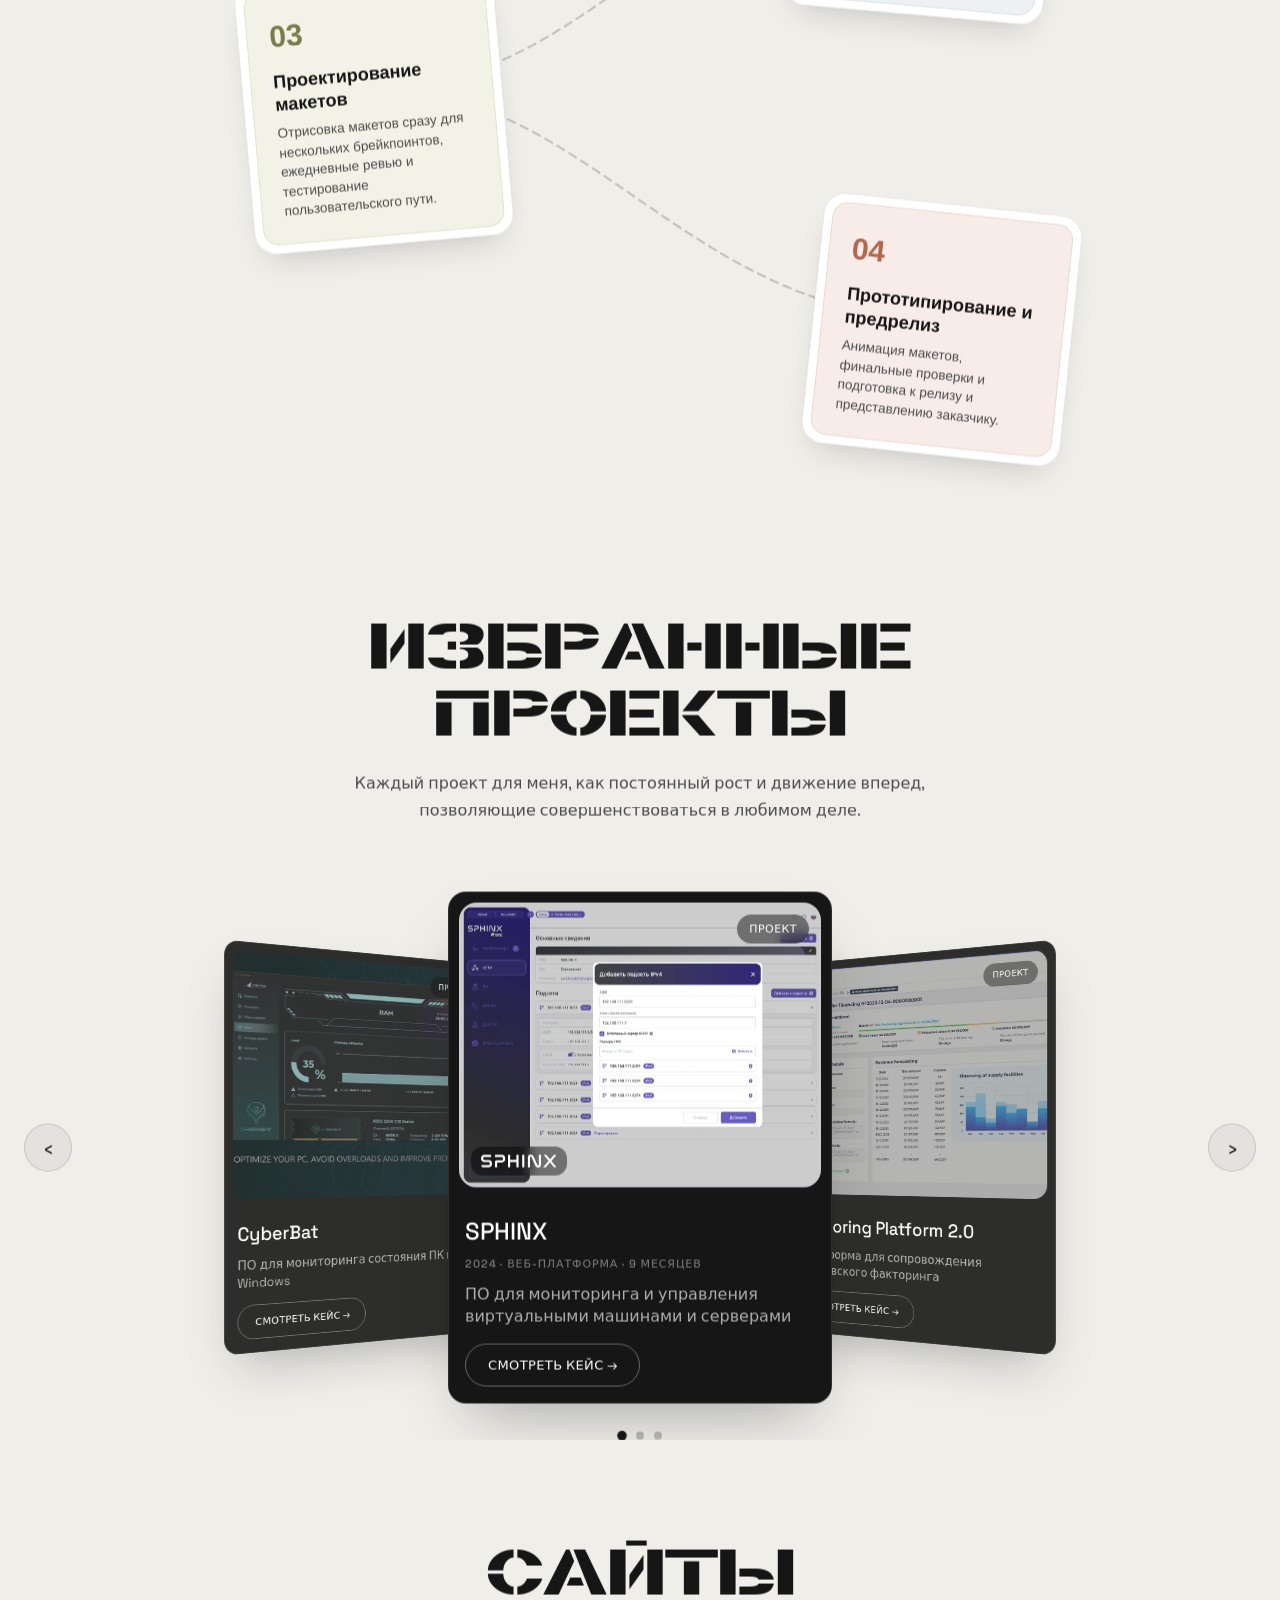
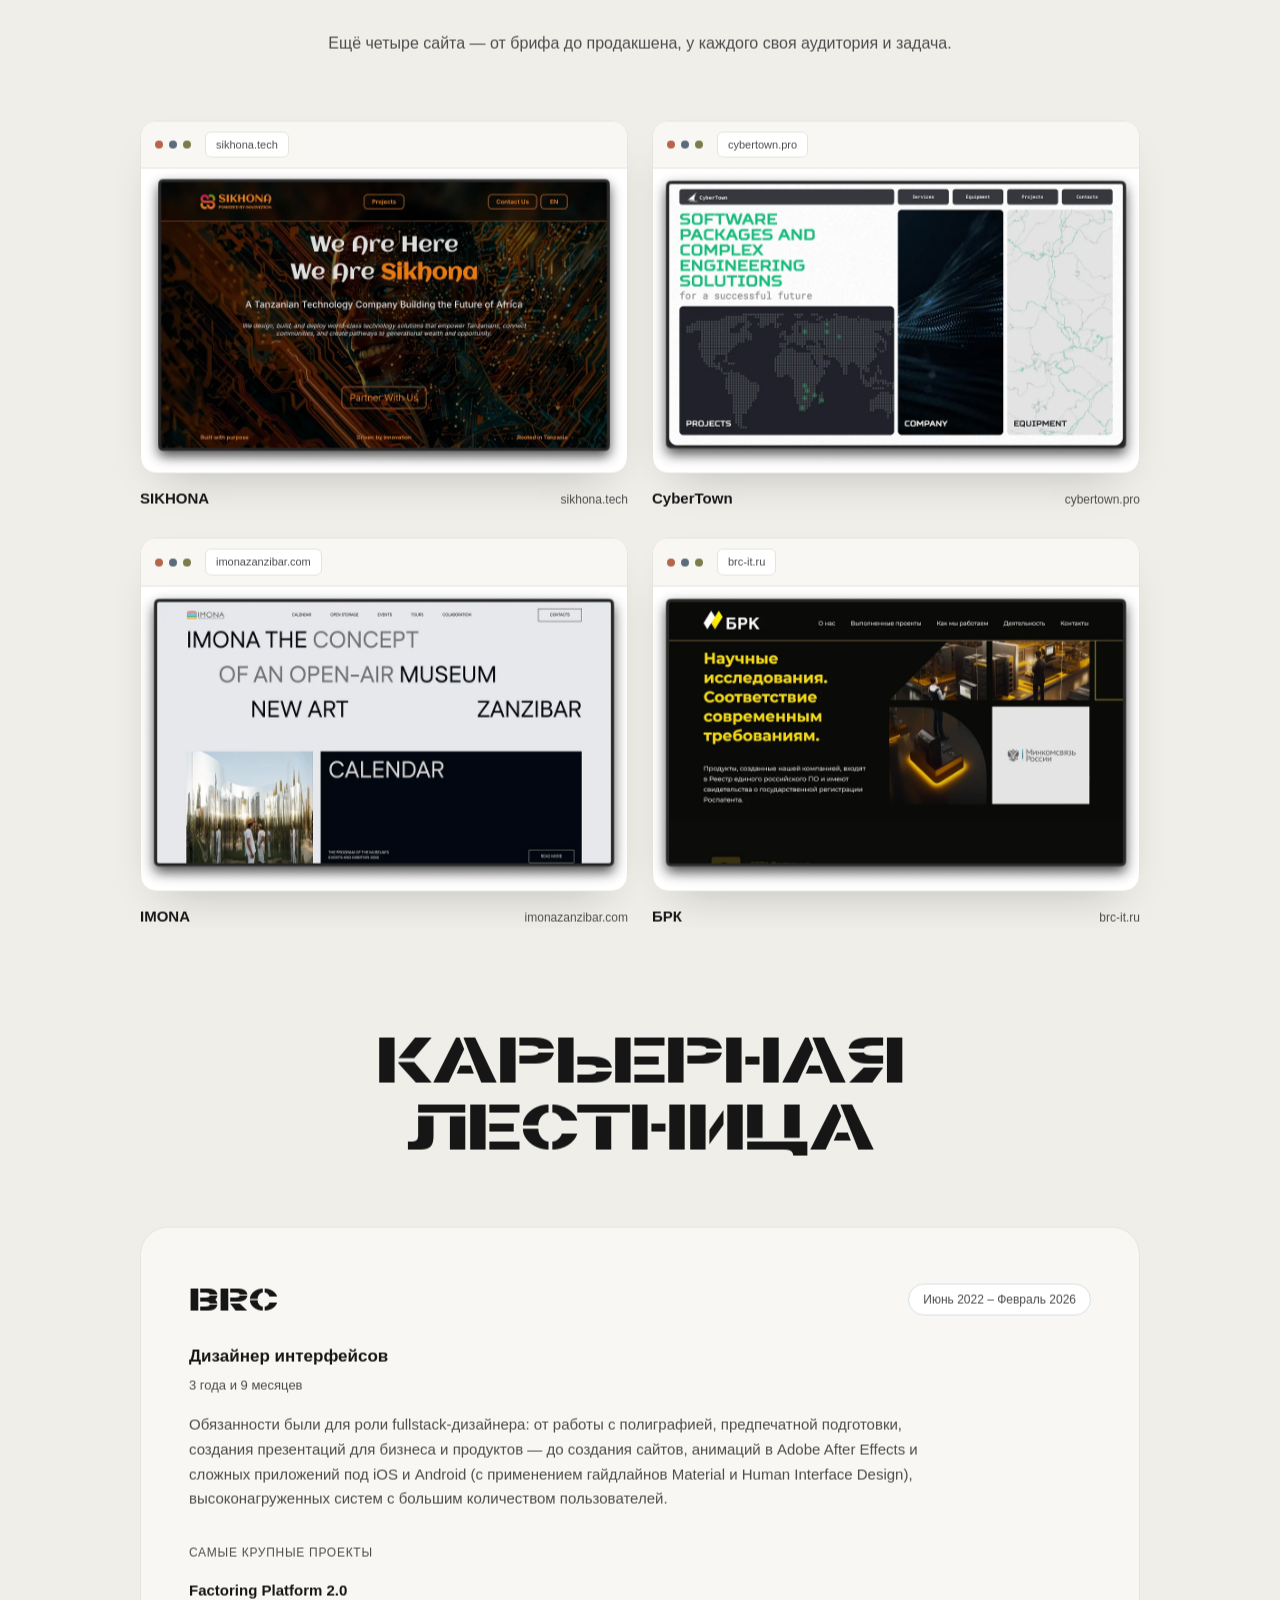
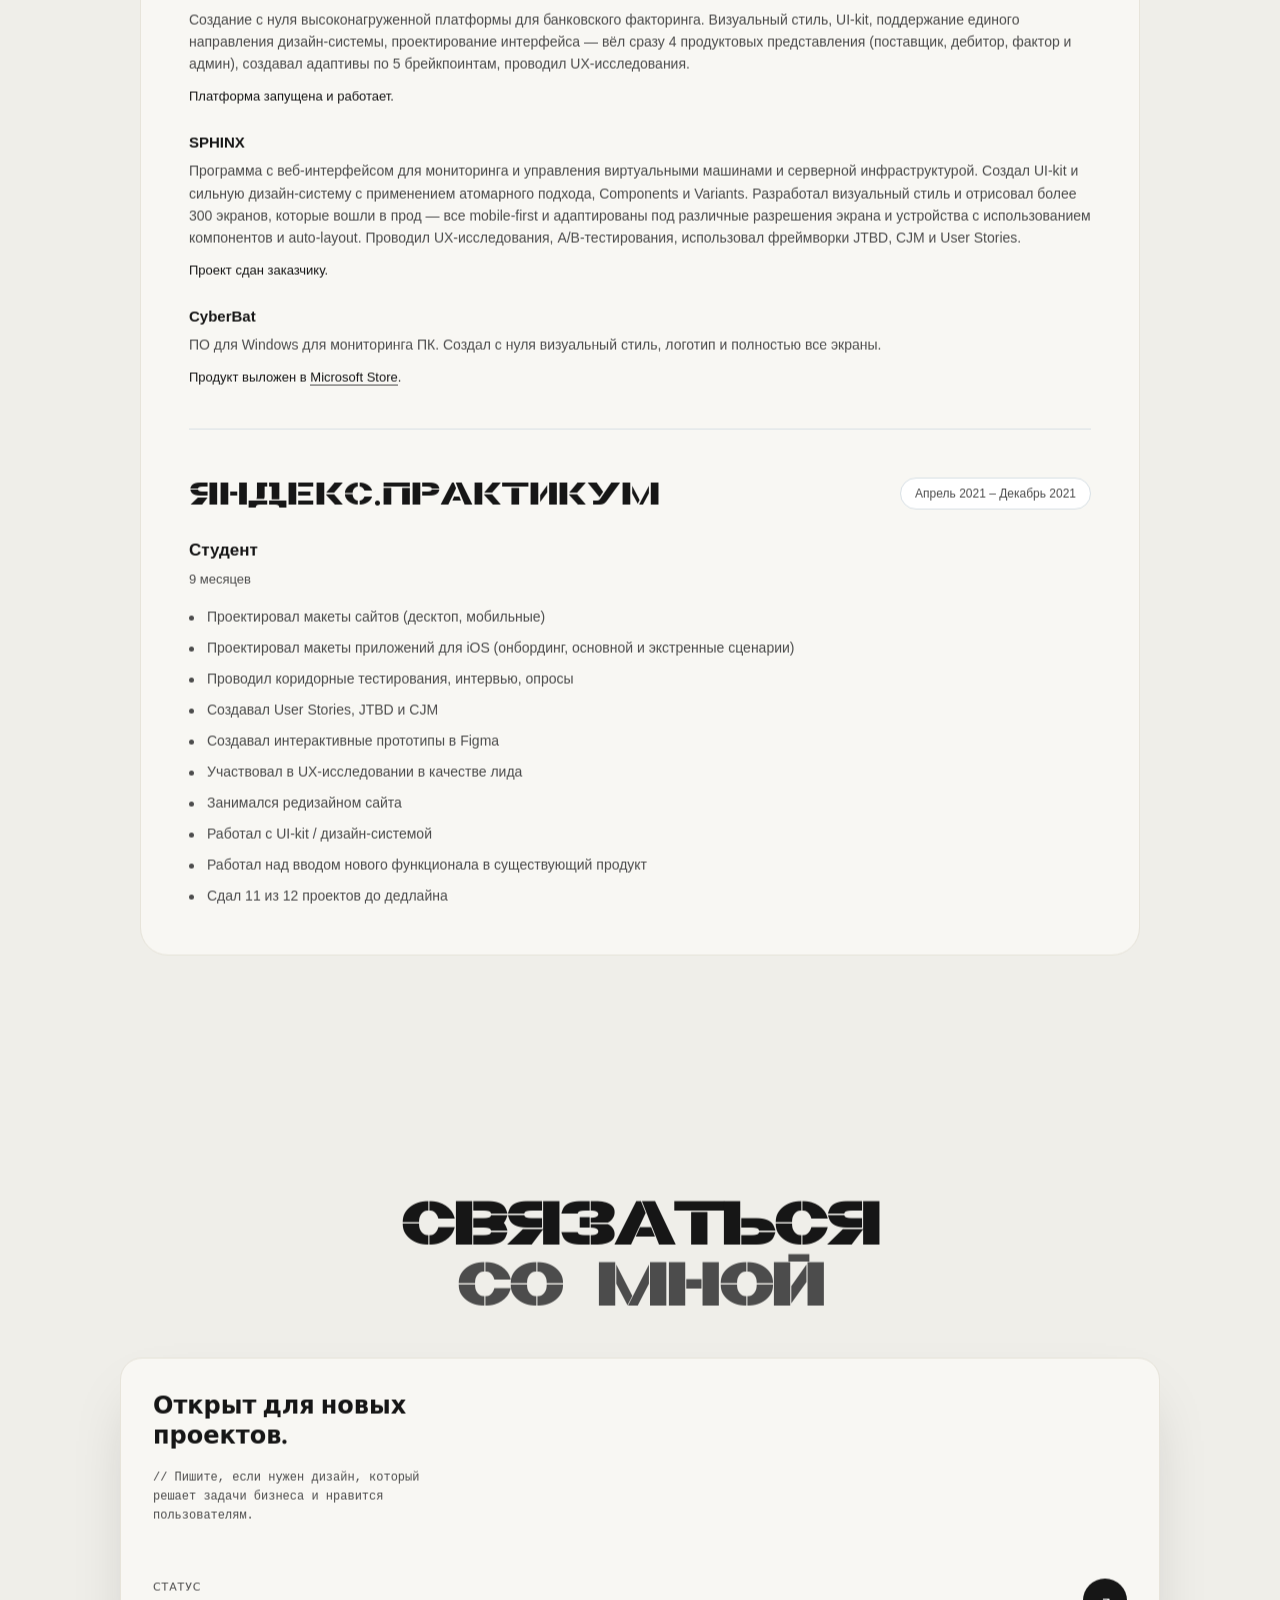
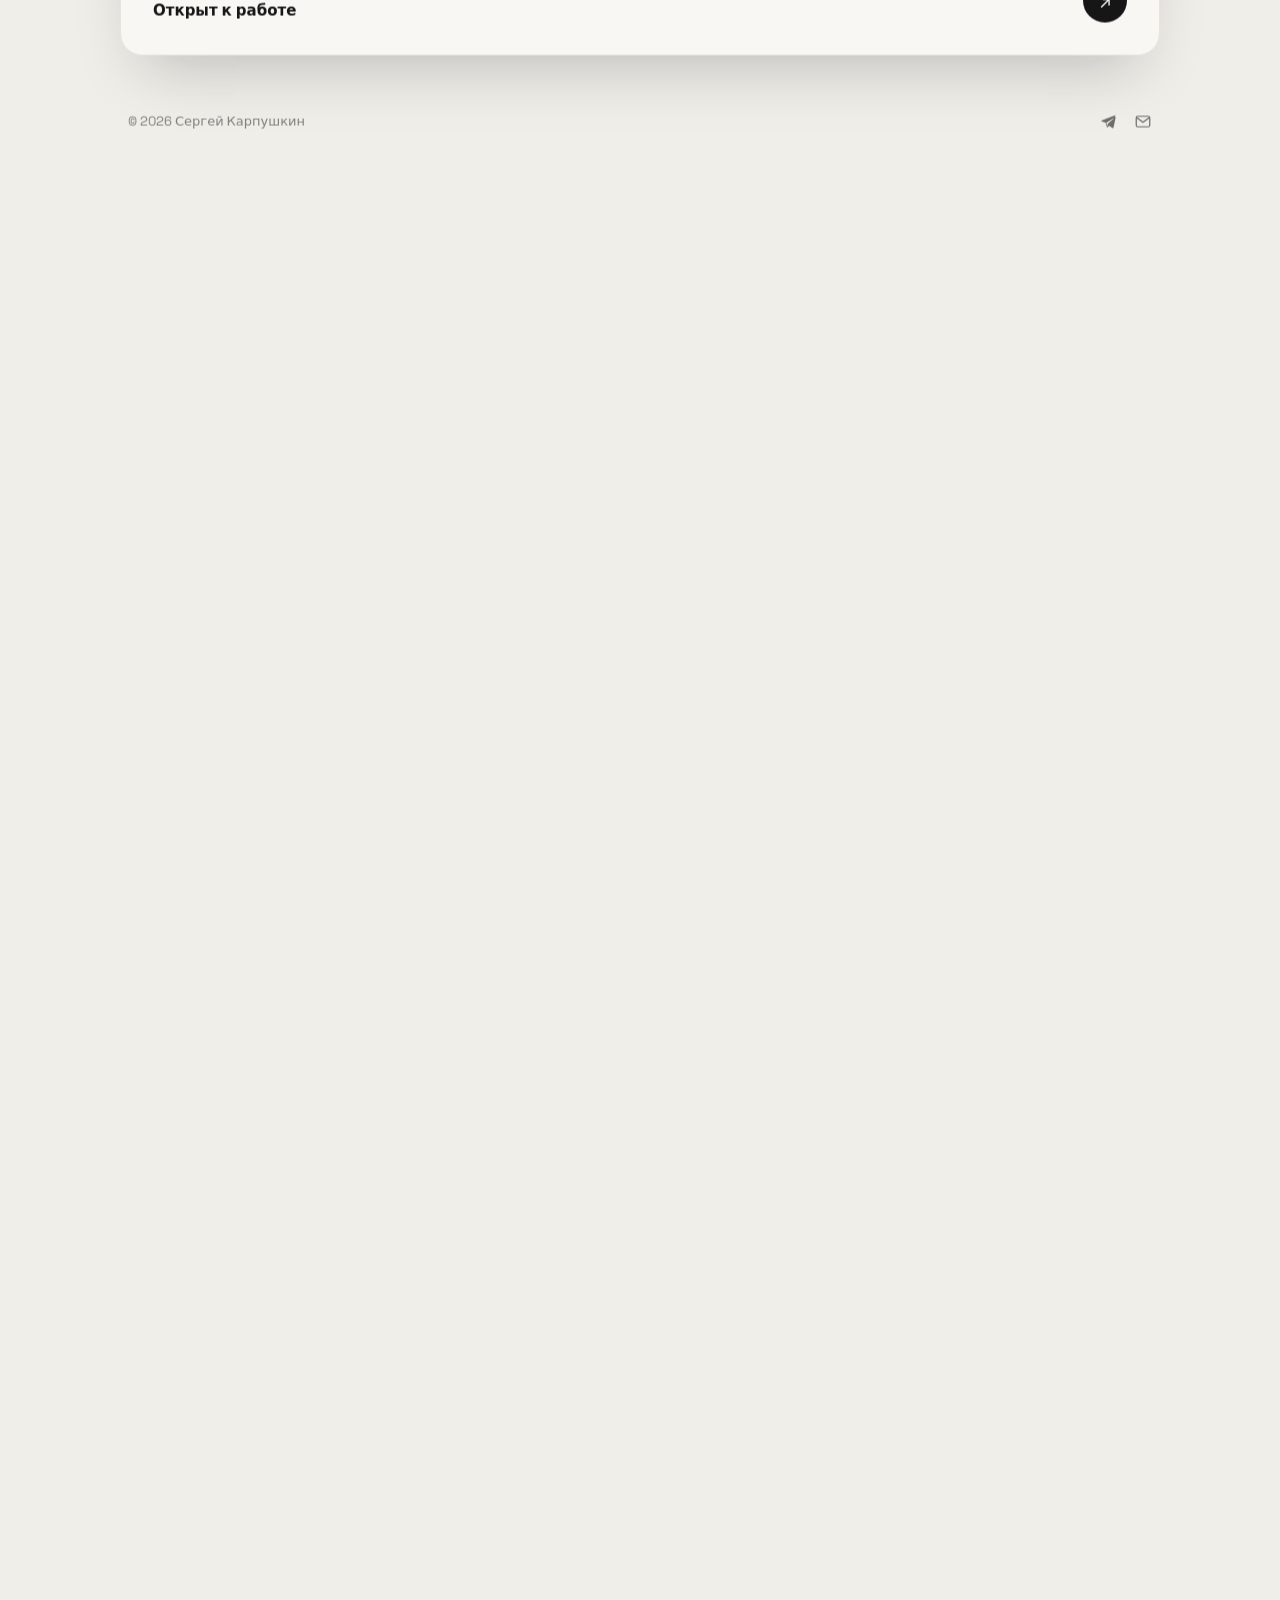
<file: index.html>
<!DOCTYPE html>
<html lang="en">
<head>
<meta charset="UTF-8">
<meta name="viewport" content="width=device-width, initial-scale=1.0">
  <!-- Yandex.Metrika counter -->
<script type="text/javascript">
    (function(m,e,t,r,i,k,a){
        m[i]=m[i]||function(){(m[i].a=m[i].a||[]).push(arguments)};
        m[i].l=1*new Date();
        for (var j = 0; j < document.scripts.length; j++) {if (document.scripts[j].src === r) { return; }}
        k=e.createElement(t),a=e.getElementsByTagName(t)[0],k.async=1,k.src=r,a.parentNode.insertBefore(k,a)
    })(window, document,'script','https://mc.yandex.ru/metrika/tag.js?id=113162764', 'ym');

    ym(113162764, 'init', {ssr:true, webvisor:true, clickmap:true, ecommerce:"dataLayer", referrer: document.referrer, url: location.href, accurateTrackBounce:true, trackLinks:true});
</script>
<noscript><div><img src="https://mc.yandex.ru/watch/113162764" style="position:absolute; left:-9999px;" alt="" /></div></noscript>
<!-- /Yandex.Metrika counter -->
<title>Сергей Карпушкин</title>
<meta name="description" id="metaDescription" content="">
<link rel="icon" type="image/png" sizes="48x48" href="favicon-48.png">
<link rel="apple-touch-icon" href="apple-touch-icon.png">
<link rel="preconnect" href="https://db.onlinewebfonts.com" crossorigin>
<link rel="preload" href="trafaretkit.woff2" as="font" type="font/woff2" crossorigin>
<link rel="stylesheet" href="https://db.onlinewebfonts.com/c/95cecf452d3208890088a5b4c19c7ecf?family=Helvetica+Neue+ME">
<link rel="preconnect" href="https://fonts.googleapis.com">
<link rel="preconnect" href="https://fonts.gstatic.com" crossorigin>
<link href="https://fonts.googleapis.com/css2?family=Space+Grotesk:wght@400;500;700&display=swap" rel="stylesheet">
<style>
  html,body{margin:0; padding:0; background:var(--tl-paper);}
  body{font-family:'Helvetica Neue ME', Helvetica, Arial, sans-serif;}

  @font-face{
    font-family:'Trafaret Kit';
    src: url('trafaretkit.woff2') format('woff2'), url('trafaretkit.ttf') format('truetype');
    font-weight:400;
    font-display:swap;
  }

  @keyframes fadeIn{from{opacity:0;} to{opacity:1;}}
  @keyframes riseIn{
    from{opacity:0; transform:translateY(4vh) scale(1.03);}
    to{opacity:1; transform:translateY(0) scale(1);}
  }
  @keyframes riseInVideo{
    from{opacity:0; transform:translateY(4vh) scale(1.03);}
    to{opacity:.95; transform:translateY(0) scale(1);}
  }
  @keyframes fadeUp{
    from{opacity:0; transform:translateY(28px);}
    to{opacity:1; transform:translateY(0);}
  }
  @keyframes lineGrow{
    from{transform:scaleX(0);}
    to{transform:scaleX(1);}
  }
  @keyframes marqueeScroll{
    from{transform:translateX(0);}
    to{transform:translateX(-50%);}
  }
  @keyframes bubbleIn{
    from{opacity:0; transform:translateY(14px) scale(.92);}
    to{opacity:1; transform:translateY(0) scale(1);}
  }

  .anim-fade-in{animation:fadeIn 1.2s ease-out both;}
  .anim-rise-in-video{animation:riseInVideo 1.4s cubic-bezier(0.22,1,0.36,1) both; animation-delay:300ms;}
  .anim-rise-in{animation:riseIn 1.4s cubic-bezier(0.22,1,0.36,1) both; animation-delay:300ms;}
  .anim-fade-up{animation:fadeUp 0.9s cubic-bezier(0.22,1,0.36,1) both;}
  .anim-line{animation:lineGrow 1.1s cubic-bezier(0.76,0,0.24,1) both; animation-delay:1200ms; transform-origin:left;}
  .marquee{animation:marqueeScroll 30s linear infinite;}
  .marquee-rtl{animation:marqueeScroll 26s linear infinite;}
  .marquee-ltr{animation:marqueeScroll 26s linear infinite reverse;}

  .d-marquee{animation-delay:500ms;}
  .d-tl{animation-delay:800ms;}
  .d-tr{animation-delay:900ms;}
  .d-bl{animation-delay:1400ms;}
  .d-br{animation-delay:1550ms;}

  .video-outer{
    position:absolute;
    inset:0;
    z-index:20;
    display:flex;
    align-items:center;
    justify-content:center;
  }
  .video-card{
    position:relative;
    width:clamp(220px, 46vh, 92vw);
    aspect-ratio:8/16;
  }
  .video-frame{
    position:absolute;
    inset:0;
    overflow:hidden;
    border-radius:28px;
    box-shadow:0 24px 60px -18px rgba(22,22,22,.35);
  }
  .video-frame video{
    position:absolute;
    inset:0;
    width:100%;
    height:100%;
    object-fit:cover;
    display:block;
  }

  .chat-stack{
    position:absolute;
    left:16px;
    right:16px;
    bottom:16px;
    z-index:2;
    display:flex;
    flex-direction:column-reverse;
    align-items:stretch;
    gap:8px;
    pointer-events:none;
    transition:opacity 1s ease;
  }
  .chat-stack.hide{opacity:0;}

  .chat-bubble-inner{
    background:var(--tl-frost);
    color:var(--tl-void);
    font-size:20px;
    font-weight:600;
    line-height:1.3;
    padding:12px 16px;
    border-radius:18px;
    box-shadow:0 8px 20px -8px rgba(22,22,22,.4);
    text-align:center;
    animation:bubbleIn .45s cubic-bezier(0.22,1,0.36,1) both;
  }

  @media (min-width:640px){
    .chat-stack{
      inset:0; left:0; right:0; bottom:0; top:0;
      display:block;
    }
    .chat-bubble{
      position:absolute;
      width:max-content;
      max-width:clamp(180px, 18.75vw, 360px);
    }
    .chat-bubble:nth-child(1){top:17%; right:100%; transform:translateX(33%);}
    .chat-bubble:nth-child(2){top:46%; left:100%; transform:translateX(-33%);}
    .chat-bubble:nth-child(3){top:72%; right:100%; transform:translateX(33%);}
    .chat-bubble-inner{
      font-size:clamp(18px, 1.7vw, 32px);
      padding:clamp(8px, 0.6vw, 12px) clamp(12px, 0.85vw, 16px);
    }
  }

  .about-section{
    position:relative;
    min-height:100vh;
    display:flex;
    flex-direction:column;
    align-items:center;
    background:var(--tl-paper);
    padding:100px 32px 0;
  }
  .about-inner{
    max-width:640px; text-align:center;
  }
  .about-title{
    font-family:'Trafaret Kit','Helvetica Neue ME',Helvetica,Arial,sans-serif;
    font-size:clamp(32px,6vw,64px); font-weight:400; color:var(--tl-void); margin-bottom:22px; line-height:1.05;
  }
  .about-text{font-size:16px; line-height:1.7; color:var(--tl-graphite);}

  /* ---------- workflow (pinned note cards + connecting path) ---------- */
  .wf-wrap{
    position:relative;
    width:100%; max-width:900px;
    margin:64px auto 0;
  }
  .wf-path{
    position:absolute; inset:0; width:100%; height:100%;
    display:none;
    pointer-events:none;
  }
  .wf-path path{
    stroke:rgba(22,22,22,.22); stroke-width:2; fill:none;
    stroke-dasharray:8 6; stroke-linecap:round;
    animation:wfDash 3s linear infinite;
  }
  @keyframes wfDash{ to{ stroke-dashoffset:-140; } }

  .wf-card{
    position:relative;
    width:100%;
    margin-bottom:26px;
    background:var(--tl-frost);
    border:1px solid rgba(22,22,22,.08);
    border-radius:22px;
    padding:8px;
    box-shadow:0 16px 32px -16px rgba(22,22,22,.22);
    transition:transform .3s cubic-bezier(0.22,1,0.36,1);
    text-align:left;
  }
  .wf-card:hover{ transform:scale(1.03) rotate(0deg) !important; z-index:5; }
  .wf-card-inner{
    background:var(--wf-bg); border:1px solid var(--wf-border); border-radius:16px;
    padding:22px; height:100%;
  }
  .wf-num{
    display:block; font-family:'Helvetica Neue ME',Helvetica,Arial,sans-serif;
    font-weight:700; font-size:30px; color:var(--wf-accent); margin-bottom:12px;
  }
  .wf-card h3{
    font-family:'Helvetica Neue ME',Helvetica,Arial,sans-serif;
    font-size:18px; font-weight:700; color:var(--tl-void); line-height:1.25; margin:0 0 8px;
  }
  .wf-card p{ font-size:13.5px; line-height:1.45; color:var(--tl-graphite); margin:0; }

  @media (min-width:768px){
    .wf-wrap{ height:var(--wf-h, 1000px); }
    .wf-path{ display:block; }
    .wf-card{ position:absolute; width:260px; margin-bottom:0; top:var(--top); transform:rotate(var(--rot)); }
    .wf-card.wf-left{ left:var(--side); }
    .wf-card.wf-right{ right:var(--side); }
  }

  .smooth-wrapper.smooth-active{
    position:fixed;
    top:0;
    left:0;
    width:100%;
    will-change:transform;
  }

  /* ---------- design tokens ---------- */
  :root{
    /* neutrals — text, surfaces */
    --tl-void:#161616;
    --tl-ash:#cccccc;
    --tl-frost:#ffffff;
    --tl-graphite:#4c4c4c;
    --tl-paper:#efeee9;
    --tl-paper-light:#f8f7f3;
    --tl-paper-light-border:#e7e4da;
    --tl-slate-bg:#edf1f3;
    --tl-slate-border:#d9e1e6;
    --tl-marquee:#878077;

    /* accents — shared across workflow cards, career-chip dots, site-preview dots */
    --tl-accent-terracotta:#b5654a;
    --tl-accent-terracotta-bg:#f7ece8;
    --tl-accent-terracotta-border:#ecd9d1;
    --tl-accent-slate:#5b6b7a;
    --tl-accent-olive:#7a7c4a;
    --tl-accent-olive-bg:#f2f2e6;
    --tl-accent-olive-border:#e3e4cf;
  }
  .tl-heading{
    font-family:'Trafaret Kit','Helvetica Neue ME',Helvetica,Arial,sans-serif;
    font-size:clamp(32px,6vw,64px); font-weight:400; line-height:1.05; letter-spacing:-.02em;
    text-transform:uppercase; text-align:center; color:var(--tl-void); margin:0 0 22px;
  }
  .tl-projects-text{ text-align:center; max-width:640px; margin:0 auto; }
  .tl-card-btn{
    align-self:flex-start;
    display:inline-flex; align-items:center; gap:8px;
    background:transparent; color:var(--tl-frost);
    border:1px solid rgba(255,255,255,.35); border-radius:9999px;
    padding:11px 22px; font-size:13px; font-weight:400; text-transform:uppercase; letter-spacing:.03em;
    font-family:inherit; cursor:pointer;
    transition:background .2s ease, border-color .2s ease;
  }
  .tl-card-btn:hover{ background:rgba(255,255,255,.1); border-color:rgba(255,255,255,.6); }

  .tl-stack-dots{ margin-top:24px; display:flex; align-items:center; justify-content:center; gap:10px; }
  .tl-dot{
    width:8px; height:8px; padding:0; border-radius:50%; border:none;
    background:rgba(22,22,22,.25); cursor:pointer; transition:background .2s ease, transform .2s ease;
  }
  .tl-dot.active{ background:var(--tl-void); transform:scale(1.2); }

  /* ---------- coverflow carousel (experimental variant) ---------- */
  .cf-projects{
    position:relative;
    background:var(--tl-paper);
    color:var(--tl-graphite);
    font-family:'Space Grotesk', ui-sans-serif, system-ui, -apple-system, sans-serif;
    padding:100px 24px 0;
  }
  .cf-projects-inner{ max-width:1400px; margin:0 auto; }
  .cf-stage{
    position:relative;
    height:clamp(320px, 46vw, 520px);
    perspective:1400px;
    margin-top:64px;
    touch-action:pan-y;
  }
  .cf-track{ position:relative; width:100%; height:100%; transform-style:preserve-3d; }
  .cf-card{
    position:absolute; top:50%; left:50%;
    width:clamp(220px, 30vw, 400px);
    aspect-ratio:3/4;
    border-radius:18px; overflow:hidden;
    background:var(--tl-void);
    border:1px solid rgba(255,255,255,.1);
    box-shadow:0 30px 60px -24px rgba(22,22,22,.35);
    cursor:pointer;
    display:flex; flex-direction:column;
    transition:transform .55s cubic-bezier(0.22,1,0.36,1), opacity .55s ease;
    will-change:transform;
  }
  .cf-card-media{
    position:relative; flex:1 1 auto; min-height:0;
    margin:10px 10px 0;
    border-radius:18px; overflow:hidden;
    background:var(--tile) center/cover no-repeat;
    display:flex; align-items:center; justify-content:center;
  }
  .cf-card-logo{ width:56%; max-width:220px; height:auto; }
  /* screenshot preview layer (p.screens) — stacked images cross-faded via opacity */
  .cf-card-screens{ position:absolute; inset:0; z-index:1; }
  .cf-card-screen{
    position:absolute; inset:0; width:100%; height:100%;
    object-fit:cover; display:block;
    opacity:0; transition:opacity .7s ease;
  }
  .cf-card-screen.is-visible{ opacity:1; }
  /* side (non-active) cards: static first screenshot, slightly dimmed */
  .cf-card:not(.is-active) .cf-card-screens::after{
    content:''; position:absolute; inset:0; background:rgba(22,22,22,.35);
  }
  .cf-card:not(.is-active) .cf-card-screen:first-child{ opacity:1; }
  /* active card with screens: logo shrinks to a small corner badge over the preview */
  .cf-card.cf-has-screens.is-active .cf-card-logo{
    position:absolute; left:12px; bottom:12px; z-index:2;
    width:auto; max-width:96px; max-height:44px; height:auto;
    object-fit:contain; padding:8px 10px; border-radius:12px;
    background:rgba(0,0,0,.45); backdrop-filter:blur(6px); -webkit-backdrop-filter:blur(6px);
  }
  /* meta line under the active card title: year · type · duration */
  .cf-card-meta{
    display:none;
    font-size:11px; font-weight:500; text-transform:uppercase; letter-spacing:.08em;
    color:rgba(255,255,255,.45); margin:-4px 0 12px;
  }
  .cf-card.is-active .cf-card-meta{ display:block; }
  .cf-card-chip{
    position:absolute; top:12px; right:12px; z-index:2;
    background:rgba(0,0,0,.45); backdrop-filter:blur(6px); -webkit-backdrop-filter:blur(6px);
    color:var(--tl-frost); font-size:11px; font-weight:500; text-transform:uppercase; letter-spacing:.04em;
    padding:6px 12px; border-radius:9999px;
  }
  .cf-card-body{
    flex:0 0 auto;
    display:flex; flex-direction:column; align-items:flex-start;
    margin-top:10px;
    padding:16px; background:var(--tl-void);
  }
  .cf-card-body h3{ color:var(--tl-frost); font-size:24px; font-weight:500; margin:0 0 10px; }
  .cf-card-body p{ color:rgba(255,255,255,.65); font-size:16px; line-height:1.35; margin:0 0 16px; }
  .cf-arrow{
    position:absolute; top:50%; transform:translateY(-50%);
    width:48px; height:48px; border-radius:50%;
    background:rgba(22,22,22,.05); border:1px solid rgba(22,22,22,.15); color:var(--tl-void);
    font-size:20px; line-height:1; cursor:pointer; z-index:20;
    transition:background .2s ease;
  }
  .cf-arrow:hover{ background:rgba(22,22,22,.1); }
  .cf-arrow-l{ left:0; }
  .cf-arrow-r{ right:0; }
  @media (max-width:768px){
    .cf-arrow{ display:none; }
  }
  @media (max-width:640px){
    .cf-card{ width:clamp(200px, 78vw, 600px); aspect-ratio:2/3; }
    .cf-stage{ height:calc(clamp(200px, 78vw, 600px) * 3 / 2 + 40px); }
  }

  /* ---------- sites grid ---------- */
  .sites-section{ position:relative; background:var(--tl-paper); padding:100px 24px 0; }
  .sites-inner{ max-width:1000px; margin:0 auto; }
  .sites-grid{ display:grid; grid-template-columns:1fr 1fr; gap:28px 24px; margin-top:64px; }
  .grid-card{
    display:block; width:100%; margin:0; padding:0; border:none; background:none;
    text-align:left; cursor:pointer; font-family:inherit;
    transition:transform .25s ease;
  }
  .grid-card:hover{ transform:translateY(-4px); }
  .grid-card:focus-visible{ outline:2px solid var(--tl-void); outline-offset:4px; border-radius:16px; }
  .grid-browser{
    background:var(--tl-frost); border:1px solid var(--tl-paper-light-border);
    border-radius:16px; overflow:hidden; box-shadow:0 20px 44px -24px rgba(22,22,22,.28);
  }
  .grid-browser-bar{ display:flex; align-items:center; gap:8px; padding:10px 14px; background:var(--tl-paper-light); border-bottom:1px solid var(--tl-paper-light-border); }
  .grid-browser-bar .dots{ display:flex; gap:6px; margin-right:6px; }
  .grid-browser-bar .dots span{ width:8px; height:8px; border-radius:50%; }
  .grid-browser-url{
    font-size:11px; color:var(--tl-graphite); background:var(--tl-frost);
    border:1px solid var(--tl-paper-light-border); border-radius:6px;
    padding:4px 10px; white-space:nowrap; overflow:hidden; text-overflow:ellipsis;
  }
  .grid-browser img{ display:block; width:100%; aspect-ratio:16/10; object-fit:cover; }
  .grid-card-meta{ display:flex; align-items:baseline; justify-content:space-between; gap:10px; margin-top:14px; }
  .grid-card-meta .name{ font-size:15px; font-weight:600; color:var(--tl-void); }
  .grid-card-meta .domain{ font-size:12px; color:var(--tl-graphite); white-space:nowrap; }
  @media (max-width:640px){
    .sites-grid{ grid-template-columns:1fr; gap:24px; }
  }

  /* ---------- career ladder ---------- */
  .career-section{
    position:relative;
    background:var(--tl-paper);
    padding:100px 24px 0;
  }
  .career-inner{ max-width:1000px; margin:0 auto; }
  .career-card{
    background:var(--tl-paper-light);
    border:1px solid var(--tl-paper-light-border);
    border-radius:28px;
    padding:48px;
    margin-top:64px;
  }
  .career-company-head{
    display:flex; align-items:center; justify-content:space-between; flex-wrap:wrap; gap:14px;
    margin-bottom:8px;
  }
  .career-company-head h3{
    font-family:'Trafaret Kit','Helvetica Neue ME',Helvetica,Arial,sans-serif;
    font-size:clamp(24px,3vw,32px); font-weight:400; color:var(--tl-void); margin:0;
  }
  .career-chip{
    display:inline-flex; align-items:center;
    background:var(--tl-frost); border:1px solid var(--tl-slate-border);
    border-radius:9999px; padding:6px 14px;
    font-size:12px; font-weight:500; color:var(--tl-graphite);
    white-space:nowrap;
  }
  .career-role{ margin:20px 0 12px; }
  .career-role h4{ font-size:17px; font-weight:600; color:var(--tl-void); margin:0 0 4px; }
  .career-role-date{ font-size:13px; color:var(--tl-graphite); }
  .career-text{ font-size:15px; line-height:1.65; color:var(--tl-graphite); margin:16px 0 0; max-width:760px; }
  .career-projects{ margin-top:32px; }
  .career-projects h5{
    font-size:12px; text-transform:uppercase; letter-spacing:.06em; color:var(--tl-graphite);
    margin:0 0 18px; font-weight:500;
  }
  .career-project-list{ list-style:none; margin:0; padding:0; display:flex; flex-direction:column; gap:24px; }
  .career-project-list b{ display:block; font-size:15px; font-weight:600; color:var(--tl-void); margin-bottom:6px; }
  .career-project-list p{ font-size:14px; line-height:1.6; color:var(--tl-graphite); margin:0 0 8px; }
  .career-result{ display:inline-block; font-size:13px; font-weight:500; color:var(--tl-void); }
  .career-result-link{ color:var(--tl-void); text-decoration:none; border-bottom:1px solid var(--tl-graphite); transition:opacity .2s ease; }
  .career-result-link:hover{ opacity:.7; }
  .career-divider{ height:1px; background:var(--tl-slate-border); margin:40px 0; }
  .career-bullets{ list-style:none; margin:16px 0 0; padding:0; display:flex; flex-direction:column; gap:10px; max-width:760px; }
  .career-bullets li{ font-size:14px; line-height:1.5; color:var(--tl-graphite); padding-left:18px; position:relative; }
  .career-bullets li::before{
    content:''; position:absolute; left:0; top:.6em;
    width:5px; height:5px; border-radius:50%; background:var(--tl-graphite);
  }
  @media (max-width:640px){
    .career-card{ padding:28px 20px; border-radius:22px; }
    .career-company-head{ flex-direction:column; align-items:flex-start; gap:8px; }
    .career-company-head h3{ overflow-wrap:break-word; word-break:break-word; }
  }

  /* ---------- footer ---------- */
  .site-footer{
    background:var(--tl-paper);
    padding:240px 20px 280px;
    font-family:'Space Grotesk', ui-sans-serif, system-ui, -apple-system, sans-serif;
  }
  .footer-hero{
    max-width:1040px; margin:0 auto;
    display:flex; flex-direction:column; align-items:stretch; gap:40px;
  }
  .footer-slogan{
    font-family:'Trafaret Kit','Helvetica Neue ME',Helvetica,Arial,sans-serif;
    font-size:clamp(34px,5.4vw,58px); font-weight:600; line-height:1.05; letter-spacing:-.01em;
    text-align:center;
  }
  .footer-slogan span{ display:block; }
  .footer-slogan .bright{ color:var(--tl-void); }
  .footer-slogan .muted{ color:var(--tl-graphite); }
  .footer-card{
    width:100%;
    background:var(--tl-paper-light);
    border:1px solid var(--tl-paper-light-border);
    border-radius:22px;
    padding:32px;
    color:var(--tl-void);
    box-shadow:0 30px 60px -24px rgba(22,22,22,.25);
  }
  .footer-card h3{
    font-size:clamp(19px,2.2vw,24px); font-weight:600; line-height:1.25; margin:0 0 18px; max-width:280px;
  }
  .footer-card .comment{
    font-family:ui-monospace,'SFMono-Regular',Menlo,Consolas,monospace;
    font-size:12px; line-height:1.6; color:var(--tl-graphite); max-width:300px; margin-bottom:52px;
  }
  .footer-card-bottom{ display:flex; align-items:flex-end; justify-content:space-between; }
  .footer-card-status .k{
    display:block; font-size:11px; text-transform:uppercase; letter-spacing:.08em; color:var(--tl-graphite); margin-bottom:4px;
  }
  .footer-card-status .v{ font-size:15px; font-weight:600; }
  .footer-card-arrow{
    width:44px; height:44px; border-radius:50%; flex-shrink:0;
    background:var(--tl-void); color:var(--tl-frost);
    display:flex; align-items:center; justify-content:center;
    text-decoration:none; font-size:18px;
    transition:transform .25s cubic-bezier(0.22,1,0.36,1);
  }
  .footer-card-arrow:hover{ transform:scale(1.08) rotate(8deg); }
  .site-footer-bottom{
    max-width:1040px; margin:56px auto 0; padding:0 8px;
    display:flex; flex-wrap:wrap; justify-content:space-between; align-items:center; gap:16px;
    color:rgba(22,22,22,.5); font-size:13px;
  }
  .footer-social{ display:flex; gap:16px; }
  .footer-social a{ color:rgba(22,22,22,.6); transition:color .2s ease; display:flex; }
  .footer-social a:hover{ color:var(--tl-void); }
  .footer-social svg{ width:18px; height:18px; }

  @media (max-width:640px){
    .footer-hero{ gap:40px; }
    .footer-card{ padding:26px; }
  }

  /* ---------- case study modal ---------- */
  .tl-modal{
    position:fixed; inset:0; z-index:10000;
    visibility:hidden; pointer-events:none;
    font-family:'Space Grotesk', ui-sans-serif, system-ui, -apple-system, sans-serif;
  }
  .tl-modal.open{ visibility:visible; pointer-events:auto; }
  .tl-modal-scrim{
    position:absolute; inset:0; background:rgba(0,0,0,.7);
    opacity:0; transition:opacity .35s ease;
  }
  .tl-modal.open .tl-modal-scrim{ opacity:1; }
  .tl-modal-panel{
    position:absolute; inset:4vh 4vw;
    max-width:1200px; margin:0 auto;
    background:var(--tl-void); border:1px solid rgba(255,255,255,.14);
    border-radius:20px; overflow-y:auto;
    padding:64px 48px;
    opacity:0; transform:translateY(24px) scale(.98);
    transition:opacity .4s cubic-bezier(0.22,1,0.36,1), transform .4s cubic-bezier(0.22,1,0.36,1);
  }
  .tl-modal.open .tl-modal-panel{ opacity:1; transform:translateY(0) scale(1); }
  .tl-modal-close{
    position:fixed; top:calc(4vh + 24px); right:calc(4vw + 24px);
    width:44px; height:44px; border-radius:50%;
    background:rgba(255,255,255,.06); border:1px solid rgba(255,255,255,.25); color:var(--tl-frost);
    font-size:16px; cursor:pointer; z-index:1;
    transition:background .2s ease, transform .3s ease;
  }
  .tl-modal-close:hover{ background:rgba(255,255,255,.14); transform:rotate(90deg); }
  .tl-case-cover{
    width:100%; aspect-ratio:16/9; border-radius:18px; overflow:hidden; margin-bottom:36px;
    background:rgba(255,255,255,.04);
  }
  .tl-case-cover img{ width:100%; height:100%; object-fit:cover; display:block; }
  .tl-case-meta{
    display:grid; grid-template-columns:repeat(4,1fr); gap:16px;
    padding-bottom:28px; margin-bottom:36px; border-bottom:1px solid rgba(255,255,255,.14);
  }
  .tl-case-meta div span{ display:block; }
  .tl-case-meta .k{ font-size:11px; text-transform:uppercase; letter-spacing:.08em; color:var(--tl-graphite); margin-bottom:6px; }
  .tl-case-meta .v{ font-size:14px; font-weight:500; color:var(--tl-frost); }
  .tl-case-title{ font-size:clamp(32px,5vw,64px); font-weight:700; color:var(--tl-frost); text-transform:uppercase; letter-spacing:-.02em; line-height:.98; margin:0 0 16px; }
  .tl-case-desc{ font-size:17px; color:var(--tl-ash); line-height:1.4; max-width:640px; margin:0 0 16px; }
  .tl-case-site-link{
    display:inline-flex; align-items:center; gap:6px;
    font-size:14px; font-weight:500; color:var(--tl-frost); text-decoration:none;
    border-bottom:1px solid rgba(255,255,255,.35);
    margin:0 0 48px; padding-bottom:2px;
    transition:border-color .2s ease, opacity .2s ease;
  }
  .tl-case-site-link:hover{ border-color:rgba(255,255,255,.8); opacity:.85; }
  .tl-case-block{ margin-bottom:44px; }
  .tl-case-block h4{ font-size:13px; text-transform:uppercase; letter-spacing:.06em; color:var(--tl-graphite); margin:0 0 18px; }
  .tl-case-cols{ display:grid; grid-template-columns:1fr 1fr; gap:24px; }
  .tl-case-card{ border-top:1px solid rgba(255,255,255,.14); padding-top:16px; }
  .tl-case-card b{ display:block; font-size:14px; font-weight:500; color:var(--tl-frost); margin-bottom:8px; }
  .tl-case-card p{ font-size:14px; color:var(--tl-ash); line-height:1.5; margin:0; }
  .tl-case-role-grid{ display:grid; grid-template-columns:repeat(3,1fr); gap:24px; }
  .tl-case-result{
    border:1px solid rgba(255,255,255,.18); border-radius:14px; padding:24px;
    font-size:15px; color:var(--tl-frost);
  }
  .tl-case-screens{ margin-bottom:48px; }
  .tl-case-screen-main{ width:100%; border-radius:16px; overflow:hidden; margin-bottom:16px; background:rgba(255,255,255,.04); }
  .tl-case-screen-main img{ width:100%; display:block; }
  .tl-case-screen-grid{ display:grid; grid-template-columns:1fr; gap:16px; }
  .tl-case-screen-grid figure{ margin:0; }
  .tl-case-screen-grid .tl-case-screen-frame{ border-radius:14px; overflow:hidden; background:rgba(255,255,255,.04); }
  .tl-case-screen-grid img{ width:100%; display:block; }
  .tl-case-screen-cap{ font-size:12px; color:var(--tl-graphite); margin:10px 0 0; }
  .tl-case-sitepreview{
    border-radius:16px; overflow:hidden; border:1px solid rgba(255,255,255,.14);
    margin-bottom:48px; background:var(--tl-void);
  }
  .tl-case-sitepreview-bar{
    display:flex; align-items:center; gap:6px;
    padding:10px 14px; background:rgba(255,255,255,.04); border-bottom:1px solid rgba(255,255,255,.1);
  }
  .tl-case-sitepreview-dot{ width:8px; height:8px; border-radius:50%; background:rgba(255,255,255,.18); }
  .tl-case-sitepreview-url{
    margin-left:8px; font-size:12px; color:var(--tl-graphite);
    font-family:ui-monospace,'SFMono-Regular',Menlo,Consolas,monospace;
  }
  .tl-case-sitepreview-scroll{ height:520px; overflow-y:auto; }
  .tl-case-sitepreview-scroll img{ width:100%; display:block; }
  @media (max-width:640px){
    .tl-case-sitepreview-scroll{ height:380px; }
  }
  .tl-case-context{ font-size:15px; color:var(--tl-ash); line-height:1.55; margin:0 0 24px; }
  .tl-case-process{ display:flex; flex-direction:column; gap:22px; }
  .tl-case-process-item{ display:flex; gap:18px; align-items:flex-start; }
  .tl-case-process-num{
    flex-shrink:0; width:34px; height:34px; border-radius:50%;
    border:1px solid rgba(255,255,255,.18); color:var(--tl-ash);
    display:flex; align-items:center; justify-content:center; font-size:12px;
  }
  .tl-case-process-body b{ display:block; font-size:14px; font-weight:500; color:var(--tl-frost); margin-bottom:6px; }
  .tl-case-process-body p{ font-size:13px; color:var(--tl-ash); line-height:1.55; margin:0; }

  @media (max-width:900px){
    .tl-case-meta{ grid-template-columns:repeat(2,1fr); }
    .tl-case-cols, .tl-case-role-grid, .tl-case-screen-grid{ grid-template-columns:1fr; }
    .tl-modal-panel{ inset:0; border-radius:0; padding:88px 24px 60px; }
    .tl-modal-close{ top:20px; right:20px; }
  }

  @media (prefers-reduced-motion: reduce){
    .anim-fade-in,.anim-rise-in-video,.anim-fade-up,.anim-line,.marquee,.marquee-ltr,.marquee-rtl,.chat-bubble-inner,.wf-path path{
      animation-duration:0.01ms !important; animation-delay:0ms !important;
    }
    .chat-stack{transition-duration:0.01ms !important;}
  }
</style>
<link rel="stylesheet" href="tailwind.css">
</head>
<body class="bg-paper">

<div id="smoothWrapper" class="smooth-wrapper">

<section class="relative h-[100dvh] w-full overflow-hidden bg-paper anim-fade-in">

  <div class="absolute inset-x-0 top-[14vh] sm:top-[12vh] z-10 anim-fade-up d-marquee">
    <div class="overflow-hidden">
      <div id="marqueeTop" class="marquee-ltr flex w-max font-trafaret text-[var(--tl-marquee)] opacity-60 text-[15vh] sm:text-[25vh] leading-none">
        <span class="pr-[6vw]">UX/UI</span><span class="pr-[6vw]">UX/UI</span><span class="pr-[6vw]">UX/UI</span><span class="pr-[6vw]">UX/UI</span>
      </div>
    </div>
    <div class="overflow-hidden">
      <div id="marqueeBottom" class="marquee-rtl flex w-max font-trafaret text-[var(--tl-marquee)] opacity-60 text-[15vh] sm:text-[25vh] leading-none">
        <span class="pr-[6vw]">DESIGNER</span><span class="pr-[6vw]">DESIGNER</span><span class="pr-[6vw]">DESIGNER</span><span class="pr-[6vw]">DESIGNER</span>
      </div>
    </div>
  </div>

  <div class="video-outer pointer-events-none">
    <div class="video-card anim-rise-in-video">
      <div class="video-frame">
        <video id="vidA" src="portrait.mp4" poster="portrait-poster.webp" autoplay muted playsinline preload="auto" style="opacity:1; transition:opacity 1.2s ease;"></video>
        <video id="vidB" src="portrait.mp4" muted playsinline preload="none" style="opacity:0; transition:opacity 1.2s ease;"></video>
      </div>
      <div id="chatStack" class="chat-stack"></div>
    </div>
  </div>

  <header class="absolute inset-x-0 top-0 z-30 flex items-start justify-between px-6 pt-6 sm:px-10 sm:pt-8">
    <span class="hidden sm:inline font-hn text-sm sm:text-base tracking-wide text-cream anim-fade-up d-tl" id="heroName">Сергей Карпушкин</span>
    <span class="hidden sm:inline font-hn text-sm sm:text-base text-cream anim-fade-up d-tr" id="heroYear">2026</span>
  </header>

  <footer class="absolute inset-x-0 bottom-0 z-30 flex items-end justify-between px-6 pb-6 sm:px-10 sm:pb-8 font-hn text-cream">
    <span class="hidden sm:inline text-sm sm:text-base anim-fade-up d-bl" id="heroBL">Делаю удобно и красиво</span>
    <span class="hidden sm:inline text-sm sm:text-base anim-fade-up d-br" id="heroBR">Портфолио</span>
  </footer>

</section>

<section id="about" class="about-section">
  <div class="about-inner">
    <h2 class="about-title" id="aboutTitle">Как я работаю</h2>
    <p class="about-text" id="aboutText">Один и тот же процесс — от брифа до релиза — на каждом проекте в портфолио.</p>
  </div>

  <div class="wf-wrap" id="wfWrap"></div>
</section>

<section id="projects" class="cf-projects">
  <div class="cf-projects-inner">
    <h2 class="tl-heading" id="projectsTitle">Избранные<br>проекты</h2>
    <p class="about-text tl-projects-text" id="projectsText">Каждый проект для меня, как постоянный рост и движение вперед, позволяющие совершенствоваться в любимом деле.</p>

    <div class="cf-stage" id="cfStage" tabindex="0">
      <div class="cf-track" id="cfTrack"></div>
      <button type="button" class="cf-arrow cf-arrow-l" id="cfPrev" aria-label="Предыдущий проект">‹</button>
      <button type="button" class="cf-arrow cf-arrow-r" id="cfNext" aria-label="Следующий проект">›</button>
    </div>
    <div class="tl-stack-dots" id="cfDots"></div>
  </div>
</section>

<section id="sites" class="sites-section">
  <div class="sites-inner">
    <h2 class="tl-heading" id="sitesTitle">Сайты</h2>
    <p class="about-text tl-projects-text" id="sitesText">Ещё четыре сайта — от брифа до продакшена, у каждого своя аудитория и задача.</p>

    <div class="sites-grid" id="sitesGrid"></div>
  </div>
</section>

<section id="career" class="career-section">
  <div class="career-inner">
    <h2 class="tl-heading" id="careerTitle">Карьерная<br>лестница</h2>

    <div class="career-card" id="careerCard"></div>
  </div>
</section>

<footer class="site-footer">
  <div class="footer-hero">
    <div class="footer-slogan">
      <span class="bright" id="sloganBright">Связаться</span>
      <span class="muted" id="sloganMuted">со мной</span>
    </div>

    <div class="footer-card">
      <h3 id="statusTitle">Открыт для новых проектов.</h3>
      <p class="comment" id="statusComment">// Пишите, если нужен дизайн, который решает задачи бизнеса и нравится пользователям.</p>
      <div class="footer-card-bottom">
        <div class="footer-card-status">
          <span class="k">Статус</span>
          <span class="v" id="statusLabel">Открыт к работе</span>
        </div>
        <a href="https://t.me/sergey_karpuschkin" target="_blank" rel="noopener" class="footer-card-arrow" id="footerTg" aria-label="Написать в Telegram">↗</a>
      </div>
    </div>
  </div>

  <div class="site-footer-bottom">
    <span>© <span id="footerYear">2026</span> <span id="footerName">Сергей Карпушкин</span></span>
    <div class="footer-social">
      <a href="https://t.me/sergey_karpuschkin" target="_blank" rel="noopener" aria-label="Telegram" id="socialTg">
        <svg viewBox="0 0 24 24" fill="currentColor"><path d="M21.05 3.35 2.87 10.4c-1.24.5-1.23 1.19-.23 1.5l4.66 1.45 1.8 5.53c.22.6.36.84.74.84.29 0 .42-.13.58-.29l1.98-1.92 4.12 3.04c.76.42 1.3.2 1.5-.7l2.72-12.83c.3-1.1-.42-1.6-1.6-1.17ZM8.4 13.6l9.42-5.94c.44-.27.85-.12.51.18l-7.98 7.2-.31 3.35-1.64-4.79Z"/></svg>
      </a>
      <a href="mailto:karpushkinserezhenka@yandex.ru" aria-label="Email" id="socialEmail">
        <svg viewBox="0 0 24 24" fill="none" stroke="currentColor" stroke-width="1.6"><rect x="3" y="5" width="18" height="14" rx="2"/><path d="m4 7 8 6 8-6"/></svg>
      </a>
    </div>
  </div>
  <script>document.getElementById('footerYear').textContent = new Date().getFullYear();</script>
</footer>

</div>

<div id="caseModal" class="tl-modal">
  <div class="tl-modal-scrim" id="caseModalScrim"></div>
  <button type="button" class="tl-modal-close" id="caseModalClose" aria-label="Закрыть">✕</button>
  <div class="tl-modal-panel">
    <div id="caseModalContent"></div>
  </div>
</div>

<script>
  (function crossfadeLoop(){
    var vidA = document.getElementById('vidA');
    var vidB = document.getElementById('vidB');
    var chatStack = document.getElementById('chatStack');
    var fadeSec = 1.2;
    var state = { active: vidA, standby: vidB, triggered: false };

    var TIMELINE = [
      { t: 4.0, text: 'Привет, меня зовут Сергей' },
      { t: 5.5, text: 'Я UX/UI дизайнер' },
      { t: 7.0, text: 'Рад знакомству!' }
    ];
    var shownCount = 0;

    function resetChat(){
      shownCount = 0;
      chatStack.innerHTML = '';
      chatStack.classList.remove('hide');
    }

    function addBubble(text){
      var existing = Array.prototype.slice.call(chatStack.children);
      var firstRects = existing.map(function(el){ return el.getBoundingClientRect(); });

      var bubble = document.createElement('div');
      bubble.className = 'chat-bubble';
      var bubbleInner = document.createElement('div');
      bubbleInner.className = 'chat-bubble-inner';
      bubbleInner.textContent = text;
      bubble.appendChild(bubbleInner);
      chatStack.appendChild(bubble);

      existing.forEach(function(el, i){
        var first = firstRects[i];
        var last = el.getBoundingClientRect();
        var dy = first.top - last.top;
        if (dy){
          el.style.transition = 'none';
          el.style.transform = 'translateY(' + dy + 'px)';
          requestAnimationFrame(function(){
            el.style.transition = 'transform 420ms cubic-bezier(0.22,1,0.36,1)';
            el.style.transform = '';
          });
        }
      });
    }

    function attach(video){
      video.addEventListener('timeupdate', function(){
        if (state.active !== video) return;

        var tl = window.HERO_CHAT || TIMELINE;
        while (shownCount < tl.length && video.currentTime >= tl[shownCount].t){
          addBubble(tl[shownCount].text);
          shownCount++;
        }

        if (!state.triggered && video.duration && (video.duration - video.currentTime) <= fadeSec){
          state.triggered = true;
          chatStack.classList.add('hide');
          state.standby.currentTime = 0;
          var p = state.standby.play();
          if (p && p.catch) p.catch(function(){});
          state.active.style.opacity = '0';
          state.standby.style.opacity = '1';
        }
      });
      video.addEventListener('ended', function(){
        if (state.active !== video) return;
        video.pause();
        video.currentTime = 0;
        var tmp = state.active;
        state.active = state.standby;
        state.standby = tmp;
        state.triggered = false;
        resetChat();
      });
    }

    attach(vidA);
    attach(vidB);

    function tryPlay(){
      if (vidA.paused){
        var p = vidA.play();
        if (p && p.catch) p.catch(function(){});
      }
    }
    tryPlay();
    document.addEventListener('click', tryPlay, { once: true });
    document.addEventListener('touchstart', tryPlay, { once: true });
  })();

  (function liquidScroll(){
    var wrapper = document.getElementById('smoothWrapper');
    if (!wrapper) return;

    var reduceMotion = window.matchMedia('(prefers-reduced-motion: reduce)').matches;
    if (reduceMotion) return;

    wrapper.classList.add('smooth-active');

    function setBodyHeight(){
      document.body.style.height = wrapper.offsetHeight + 'px';
    }
    setBodyHeight();
    window.addEventListener('resize', setBodyHeight);
    if (document.fonts && document.fonts.ready){
      document.fonts.ready.then(setBodyHeight);
    }
    window.addEventListener('load', setBodyHeight);
    if (window.ResizeObserver){ new ResizeObserver(setBodyHeight).observe(wrapper); }

    var current = window.scrollY;
    var LERP = 0.075;
    var SETTLE_EPSILON = 0.5;

    function loop(){
      var target = window.scrollY;
      current += (target - current) * LERP;
      if (Math.abs(target - current) < SETTLE_EPSILON){
        current = target;
      }
      wrapper.style.transform = 'translate3d(0,' + (-current).toFixed(2) + 'px,0)';
      requestAnimationFrame(loop);
    }
    requestAnimationFrame(loop);
  })();

  // ---------- content: всё редактируемое берётся из content.json ----------
  var CASES = {};

  function esc(s){
    return String(s == null ? '' : s).replace(/[&<>"']/g, function(ch){
      return { '&':'&amp;', '<':'&lt;', '>':'&gt;', '"':'&quot;', "'":'&#39;' }[ch];
    });
  }

  function renderProjects(projects){
    var track = document.getElementById('cfTrack');
    track.innerHTML = projects.map(function(p, i){
      var screens = (p.screens || []).filter(function(s){ return s && s.src; });
      var metaParts = [p.year, p.type, p.duration].filter(Boolean);
      return '' +
        '<article class="cf-card' + (screens.length ? ' cf-has-screens' : '') + '" data-index="' + i + '" style="--tile:' + esc(p.tile || '#161616') + ';">' +
          '<div class="cf-card-media">' +
            (p.chip ? '<span class="cf-card-chip">' + esc(p.chip) + '</span>' : '') +
            (screens.length
              ? '<div class="cf-card-screens">' + screens.map(function(s, j){
                  return '<img class="cf-card-screen' + (j === 0 ? ' is-visible' : '') + '" src="' + esc(s.src) + '" alt="' + esc(s.caption || p.title) + '"' + (j > 0 ? ' aria-hidden="true"' : '') + ' loading="lazy">';
                }).join('') + '</div>'
              : '') +
            (p.logo ? '<img class="cf-card-logo" src="' + esc(p.logo) + '" alt="' + esc(p.title) + '">' : '') +
          '</div>' +
          '<div class="cf-card-body">' +
            '<h3>' + esc(p.title) + '</h3>' +
            (metaParts.length ? '<div class="cf-card-meta">' + esc(metaParts.join(' · ')) + '</div>' : '') +
            '<p>' + esc(p.short) + '</p>' +
            '<button type="button" class="tl-card-btn" data-case="' + esc(p.key) + '">Смотреть кейс →</button>' +
          '</div>' +
        '</article>';
    }).join('');
  }

  function renderSites(sites){
    var grid = document.getElementById('sitesGrid');
    if (!grid) return;
    function domain(url){ return String(url || '').replace(/^https?:\/\//, '').replace(/\/$/, ''); }
    grid.innerHTML = sites.map(function(c){
      return '' +
        '<button type="button" class="grid-card" data-case="' + esc(c.key) + '">' +
          '<div class="grid-browser">' +
            '<div class="grid-browser-bar">' +
              '<div class="dots"><span style="background:var(--tl-accent-terracotta);"></span><span style="background:var(--tl-accent-slate);"></span><span style="background:var(--tl-accent-olive);"></span></div>' +
              '<div class="grid-browser-url">' + esc(domain(c.url)) + '</div>' +
            '</div>' +
            '<img src="' + esc(c.img) + '" alt="' + esc(c.title) + '" loading="lazy">' +
          '</div>' +
          '<div class="grid-card-meta"><span class="name">' + esc(c.title) + '</span><span class="domain">' + esc(domain(c.url)) + '</span></div>' +
        '</button>';
    }).join('');
  }

  // заголовки с переносами: перенос строки в админке → <br>
  function escBr(s){ return esc(s).replace(/\n/g, '<br>'); }
  function setText(id, v){ var el = document.getElementById(id); if (el && v != null) el.textContent = v; }
  function setHTML(id, v){ var el = document.getElementById(id); if (el && v != null) el.innerHTML = v; }

  var ACCENTS = {
    terracotta: ['var(--tl-accent-terracotta)', 'var(--tl-accent-terracotta-bg)', 'var(--tl-accent-terracotta-border)'],
    slate:      ['var(--tl-accent-slate)', 'var(--tl-slate-bg)', 'var(--tl-slate-border)'],
    olive:      ['var(--tl-accent-olive)', 'var(--tl-accent-olive-bg)', 'var(--tl-accent-olive-border)']
  };

  function renderHero(h){
    if (!h) return;
    setText('heroName', h.name); setText('heroYear', h.year);
    setText('heroBL', h.bottomLeft); setText('heroBR', h.bottomRight);
    [['marqueeTop', h.marqueeTop], ['marqueeBottom', h.marqueeBottom]].forEach(function(m){
      if (!m[1]) return;
      var span = '<span class="pr-[6vw]">' + esc(m[1]) + '</span>';
      setHTML(m[0], span + span + span + span);
    });
    if (h.video){
      ['vidA', 'vidB'].forEach(function(id){
        var v = document.getElementById(id);
        if (v && v.getAttribute('src') !== h.video){ v.setAttribute('src', h.video); if (id === 'vidA'){ var p = v.play(); if (p && p.catch) p.catch(function(){}); } }
      });
    }
    if (Array.isArray(h.chat)){
      window.HERO_CHAT = h.chat
        .filter(function(m){ return m && m.text; })
        .map(function(m){ return { t: parseFloat(String(m.t).replace(',', '.')) || 0, text: m.text }; })
        .sort(function(a, b){ return a.t - b.t; });
    }
  }

  function renderWorkflow(about){
    if (!about) return;
    setText('aboutTitle', about.title); setText('aboutText', about.text);
    var steps = about.steps || [];
    var wrap = document.getElementById('wfWrap');
    if (!wrap) return;
    var SIDES = [2, 4, 6, 2], ROTS = [-6, 5, -5, 6], STEP = 230;
    var H = Math.max(1, steps.length - 1) * STEP + 310;
    var pts = [], cards = steps.map(function(s, i){
      var left = i % 2 === 0, side = SIDES[i % 4], top = i * STEP;
      var acc = ACCENTS[s.accent] || ACCENTS.terracotta;
      pts.push([ left ? side * 9 + 130 : 900 - side * 9 - 130, top + 115 ]);
      return '<div class="wf-card ' + (left ? 'wf-left' : 'wf-right') + '" style="--top:' + top + 'px; --side:' + side + '%; --rot:' + ROTS[i % 4] + 'deg; --wf-accent:' + acc[0] + '; --wf-bg:' + acc[1] + '; --wf-border:' + acc[2] + ';">' +
        '<div class="wf-card-inner">' +
          '<span class="wf-num">' + String(i + 1).padStart(2, '0') + '</span>' +
          '<h3>' + esc(s.title) + '</h3>' +
          '<p>' + esc(s.text) + '</p>' +
        '</div></div>';
    });
    var d = pts.map(function(p, i){
      if (!i) return 'M' + p[0] + ',' + p[1];
      var prev = pts[i - 1], right = p[0] > prev[0];
      return 'C' + (right ? 400 : 500) + ',' + prev[1] + ' ' + (right ? 500 : 400) + ',' + p[1] + ' ' + p[0] + ',' + p[1];
    }).join(' ');
    wrap.style.setProperty('--wf-h', H + 'px');
    wrap.innerHTML = (pts.length > 1 ? '<svg class="wf-path" viewBox="0 0 900 ' + H + '" preserveAspectRatio="none"><path d="' + d + '"></path></svg>' : '') + cards.join('');
  }

  function renderCareer(companies){
    var box = document.getElementById('careerCard');
    if (!box || !Array.isArray(companies)) return;
    box.innerHTML = companies.map(function(c){
      var projects = (c.projects || []).filter(function(p){ return p && (p.title || p.text); });
      var bullets = (c.bullets || []).map(function(b){ return typeof b === 'string' ? b : (b && b.text); }).filter(Boolean);
      return '' +
        '<div class="career-company">' +
          '<div class="career-company-head"><h3>' + esc(c.name) + '</h3>' + (c.dates ? '<span class="career-chip">' + esc(c.dates) + '</span>' : '') + '</div>' +
          '<div class="career-role"><h4>' + esc(c.role) + '</h4>' + (c.duration ? '<span class="career-role-date">' + esc(c.duration) + '</span>' : '') + '</div>' +
          (c.text ? '<p class="career-text">' + esc(c.text) + '</p>' : '') +
          (projects.length ? '<div class="career-projects">' + (c.projectsTitle ? '<h5>' + esc(c.projectsTitle) + '</h5>' : '') +
            '<ol class="career-project-list">' + projects.map(function(p){
              var res = esc(p.result);
              if (p.linkUrl){
                var a = '<a href="' + esc(p.linkUrl) + '" target="_blank" rel="noopener" class="career-result-link">' + esc(p.linkText || p.linkUrl) + '</a>';
                res = p.linkText && res.indexOf(esc(p.linkText)) !== -1 ? res.replace(esc(p.linkText), a) : (res ? res + ' ' : '') + a;
              }
              return '<li><b>' + esc(p.title) + '</b>' + (p.text ? '<p>' + esc(p.text) + '</p>' : '') + (res ? '<span class="career-result">' + res + '</span>' : '') + '</li>';
            }).join('') + '</ol></div>' : '') +
          (bullets.length ? '<ul class="career-bullets">' + bullets.map(function(b){ return '<li>' + esc(b) + '</li>'; }).join('') + '</ul>' : '') +
        '</div>';
    }).join('<div class="career-divider"></div>');
  }

  function renderFooter(f){
    if (!f) return;
    setText('sloganBright', f.sloganBright); setText('sloganMuted', f.sloganMuted);
    setText('statusTitle', f.cardTitle); setText('statusComment', f.cardComment); setText('statusLabel', f.statusLabel);
    setText('footerName', f.copyrightName);
    if (f.telegram){ ['footerTg', 'socialTg'].forEach(function(id){ var a = document.getElementById(id); if (a) a.href = f.telegram; }); }
    var mail = document.getElementById('socialEmail');
    if (mail){ mail.style.display = f.email ? '' : 'none'; if (f.email) mail.href = 'mailto:' + f.email; }
  }

  function renderPage(data){
    if (data.page){
      if (data.page.title) document.title = data.page.title;
      var md = document.getElementById('metaDescription');
      if (md) md.setAttribute('content', data.page.description || '');
    }
    renderHero(data.hero);
    renderWorkflow(data.about);
    var s = data.sections || {};
    setHTML('projectsTitle', s.projectsTitle != null ? escBr(s.projectsTitle) : null);
    setText('projectsText', s.projectsText);
    setHTML('sitesTitle', s.sitesTitle != null ? escBr(s.sitesTitle) : null);
    setText('sitesText', s.sitesText);
    setHTML('careerTitle', s.careerTitle != null ? escBr(s.careerTitle) : null);
    renderCareer(data.companies);
    renderFooter(data.footer);
  }


  function initCoverflow(){
    var stage = document.getElementById('cfStage');
    var track = document.getElementById('cfTrack');
    var dotsWrap = document.getElementById('cfDots');
    var prevBtn = document.getElementById('cfPrev');
    var nextBtn = document.getElementById('cfNext');
    if (!stage || !track || !dotsWrap) return;

    var cards = Array.prototype.slice.call(track.querySelectorAll('.cf-card'));
    var len = cards.length;
    var active = 0;

    var DX_PCT = [0, 0.24, 0.40, 0.5];
    var DZ = [0, -110, -230, -330];
    var ROT = [0, 38, 48, 54];
    var SCALE = [1, 0.82, 0.66, 0.5];
    var OPACITY = [1, 0.9, 0.55, 0.25];
    var lastDx = {};

    // screenshot flip-through on hover (active card only): screens 1→2→3→1 every ~1.6s,
    // cross-faded purely via the .cf-card-screen opacity transition — no layout thrash.
    var SCREEN_INTERVAL = 1600;
    var reduceMotion = window.matchMedia &&
      window.matchMedia('(prefers-reduced-motion: reduce)').matches;
    var screenTimer = null, screenIdx = {};

    function stopScreenCycle(){
      if (screenTimer){ clearInterval(screenTimer); screenTimer = null; }
    }
    function showScreen(card, imgs, idx){
      screenIdx[card.getAttribute('data-index')] = idx;
      for (var k = 0; k < imgs.length; k++){
        imgs[k].classList.toggle('is-visible', k === idx);
        if (k === idx) imgs[k].removeAttribute('aria-hidden');
        else imgs[k].setAttribute('aria-hidden', 'true');
      }
    }
    function startScreenCycle(card){
      stopScreenCycle();
      if (reduceMotion || !card) return;
      var imgs = card.querySelectorAll('.cf-card-screens .cf-card-screen');
      if (imgs.length < 2) return;
      var key = card.getAttribute('data-index');
      if (!(key in screenIdx)) screenIdx[key] = 0;
      screenTimer = setInterval(function(){
        // safety: if the card is no longer the active one, stop cleanly
        if (!card.classList.contains('is-active')){ stopScreenCycle(); return; }
        screenIdx[key] = (screenIdx[key] + 1) % imgs.length;
        showScreen(card, imgs, screenIdx[key]);
      }, SCREEN_INTERVAL);
    }
    function resetScreens(card){
      if (!card) return;
      var imgs = card.querySelectorAll('.cf-card-screens .cf-card-screen');
      if (imgs.length) showScreen(card, imgs, 0);
    }

    function render(){
      var stageW = stage.offsetWidth;
      cards.forEach(function(card, i){
        var raw = i - active;
        if (raw > len / 2) raw -= len;
        if (raw < -len / 2) raw += len;
        var abs = Math.abs(raw);
        var sign = raw === 0 ? 0 : (raw > 0 ? 1 : -1);
        card.classList.toggle('is-active', i === active);
        if (i !== active){
          // leaving active state: stop any running cycle and restore first screen
          if (screenTimer) stopScreenCycle();
          resetScreens(card);
        }
        if (abs > 3){
          card.style.opacity = '0';
          card.style.pointerEvents = 'none';
          card.style.zIndex = 0;
          delete lastDx[i];
          return;
        }
        var dx = sign * DX_PCT[abs] * stageW;
        var dz = DZ[abs];
        var rot = -sign * ROT[abs];
        var scale = SCALE[abs];
        card.style.transform = 'translate(-50%,-50%) translateX(' + dx.toFixed(1) + 'px) translateZ(' + dz + 'px) rotateY(' + rot + 'deg) scale(' + scale + ')';
        card.style.opacity = String(OPACITY[abs]);
        card.style.pointerEvents = 'auto';
        card.style.zIndex = String(10 - abs);
        lastDx[i] = dx;
      });
      Array.prototype.forEach.call(dotsWrap.children, function(dot, i){
        dot.classList.toggle('active', i === active);
      });
    }

    function goTo(i){
      active = ((i % len) + len) % len;
      render();
    }
    function next(){ goTo(active + 1); }
    function prev(){ goTo(active - 1); }

    // Clicking/tapping a rotated 3D card relies on the browser hit-testing
    // the foreshortened shape correctly, which isn't reliable near where a
    // neighboring card overlaps the active (flat, unrotated) card's own
    // screen area. Resolve by geometry instead: anything within the active
    // card's own known width is a no-op; only past its edge do we look for
    // the nearest neighbor's known target offset.
    function neighborAt(clickX){
      var activeHalfWidth = cards[active].offsetWidth / 2;
      if (Math.abs(clickX) <= activeHalfWidth) return null;
      var bestIdx = null, bestDist = Infinity;
      for (var i in lastDx){
        i = Number(i);
        if (i === active) continue;
        var dist = Math.abs(clickX - lastDx[i]);
        if (dist < bestDist){ bestDist = dist; bestIdx = i; }
      }
      return bestIdx;
    }

    stage.addEventListener('click', function(e){
      if (e.target.closest('.tl-card-btn')) return;
      if (e.target.closest('.cf-arrow')) return;
      // Deliberately not requiring the click to land on a .cf-card element:
      // a steeply rotated side card's real (foreshortened) hit area can be
      // narrower than it looks, so a click meant for it may land just
      // outside any card's actual DOM box. Geometry alone decides.
      var stageRect = stage.getBoundingClientRect();
      var clickX = e.clientX - (stageRect.left + stageRect.width / 2);
      var idx = neighborAt(clickX);
      if (idx !== null) goTo(idx);
    });

    for (var i = 0; i < len; i++){
      var dot = document.createElement('button');
      dot.className = 'tl-dot';
      dot.type = 'button';
      dot.setAttribute('aria-label', 'Проект ' + (i + 1));
      (function(idx){ dot.addEventListener('click', function(){ goTo(idx); }); })(i);
      dotsWrap.appendChild(dot);
    }

    prevBtn.addEventListener('click', prev);
    nextBtn.addEventListener('click', next);

    // hover flip-through: only while hovering the currently active card.
    // pointerover/pointerout bubble (unlike enter/leave) and pair with
    // relatedTarget so we start/stop exactly when the pointer crosses into
    // or out of the active card — including via its children.
    stage.addEventListener('pointerover', function(e){
      var card = e.target.closest ? e.target.closest('.cf-card') : null;
      if (!card || !card.classList.contains('is-active')) return;
      var from = e.relatedTarget;
      if (from && card.contains(from)) return; // already inside this card
      startScreenCycle(card);
    });
    stage.addEventListener('pointerout', function(e){
      var card = e.target.closest ? e.target.closest('.cf-card') : null;
      if (!card) return;
      var to = e.relatedTarget;
      if (to && card.contains(to)) return; // still inside this card
      stopScreenCycle();
      resetScreens(card);
    });
    // safety nets: never leave a timer running when the pointer/keyboard focus
    // leaves the carousel or the tab is hidden
    stage.addEventListener('pointerleave', function(){
      stopScreenCycle();
      resetScreens(cards[active]);
    });
    stage.addEventListener('focusout', function(e){
      if (!stage.contains(e.relatedTarget)){
        stopScreenCycle();
        resetScreens(cards[active]);
      }
    });
    document.addEventListener('visibilitychange', function(){
      if (document.hidden){
        stopScreenCycle();
        resetScreens(cards[active]);
      }
    });

    stage.addEventListener('keydown', function(e){
      if (e.key === 'ArrowLeft') prev();
      if (e.key === 'ArrowRight') next();
    });

    var dragging = false, dragStartX = 0, dragDelta = 0, dragTargetBtn = null;
    stage.addEventListener('pointerdown', function(e){
      if (e.pointerType === 'mouse') return;
      dragging = true;
      dragStartX = e.clientX;
      dragDelta = 0;
      dragTargetBtn = e.target.closest('.tl-card-btn');
      if (stage.setPointerCapture){
        try { stage.setPointerCapture(e.pointerId); } catch(err){}
      }
    });
    stage.addEventListener('pointermove', function(e){
      if (!dragging) return;
      dragDelta = e.clientX - dragStartX;
    });
    function endDrag(){
      if (!dragging) return;
      dragging = false;
      var threshold = 50;
      if (dragDelta < -threshold){
        next();
      } else if (dragDelta > threshold){
        prev();
      } else {
        // pointer capture redirects the synthesized click to the stage itself,
        // so a real tap on a card/button has to be resolved manually here
        if (dragTargetBtn){
          dragTargetBtn.click();
        } else {
          var stageRect = stage.getBoundingClientRect();
          var clickX = dragStartX - (stageRect.left + stageRect.width / 2);
          var idx = neighborAt(clickX);
          if (idx !== null) goTo(idx);
        }
      }
      dragDelta = 0;
      dragTargetBtn = null;
    }
    stage.addEventListener('pointerup', endDrag);
    stage.addEventListener('pointercancel', endDrag);

    window.addEventListener('resize', render);

    render();
  }

  (function caseModal(){
    var modal = document.getElementById('caseModal');
    var scrim = document.getElementById('caseModalScrim');
    var closeBtn = document.getElementById('caseModalClose');
    var content = document.getElementById('caseModalContent');
    if (!modal || !content) return;

    function cards(list){
      return list.map(function(r){
        return '<div class="tl-case-card"><b>' + esc(r.t) + '</b><p>' + esc(r.d) + '</p></div>';
      }).join('');
    }

    function buildCase(c){
      var metaCols = c.duration ? 4 : 3;
      var html = '' +
        (c.img && !c.sitePreview ? '<div class="tl-case-cover"><img src="' + esc(c.img) + '" alt="' + esc(c.title) + '"></div>' : '') +
        '<div class="tl-case-meta" style="grid-template-columns:repeat(' + metaCols + ',1fr);">' +
          '<div><span class="k">Год</span><span class="v">' + esc(c.year) + '</span></div>' +
          '<div><span class="k">Тип продукта</span><span class="v">' + esc(c.type) + '</span></div>' +
          (c.duration ? '<div><span class="k">Длительность</span><span class="v">' + esc(c.duration) + '</span></div>' : '') +
          '<div><span class="k">Роль</span><span class="v">' + esc(c.role) + '</span></div>' +
        '</div>' +
        '<h2 class="tl-case-title">' + esc(c.title) + '</h2>' +
        '<p class="tl-case-desc">' + esc(c.desc) + '</p>' +
        (c.url ? '<a class="tl-case-site-link" href="' + esc(c.url) + '" target="_blank" rel="noopener">' + esc(c.urlLabel || c.url.replace(/^https?:\/\//, '')) + ' ↗</a>' : '');

      var screens = (c.screens || []).filter(function(s){ return s && s.src; });
      if (screens.length){
        var rest = screens.slice(1);
        html += '' +
          '<div class="tl-case-screens">' +
            '<div class="tl-case-screen-main"><img src="' + esc(screens[0].src) + '" alt="' + esc(screens[0].caption) + '"></div>' +
            (rest.length ? '<div class="tl-case-screen-grid">' +
              rest.map(function(s){
                return '<figure><div class="tl-case-screen-frame"><img src="' + esc(s.src) + '" alt="' + esc(s.caption) + '" loading="lazy"></div><figcaption class="tl-case-screen-cap">' + esc(s.caption) + '</figcaption></figure>';
              }).join('') +
            '</div>' : '') +
          '</div>';
      }

      if (c.sitePreview){
        html += '' +
          '<div class="tl-case-sitepreview">' +
            '<div class="tl-case-sitepreview-bar">' +
              '<span class="tl-case-sitepreview-dot"></span><span class="tl-case-sitepreview-dot"></span><span class="tl-case-sitepreview-dot"></span>' +
              '<span class="tl-case-sitepreview-url">' + esc(c.sitePreviewUrl) + '</span>' +
            '</div>' +
            '<div class="tl-case-sitepreview-scroll"><img src="' + esc(c.sitePreview) + '" alt="' + esc(c.title) + ' — превью сайта"></div>' +
          '</div>';
      }

      if (c.problem && c.solution){
        html += '' +
          '<div class="tl-case-block">' +
            '<h4>Контекст и бэкграунд</h4>' +
            (c.context ? '<p class="tl-case-context">' + esc(c.context) + '</p>' : '') +
            '<div class="tl-case-cols">' +
              cards([{ t:'Проблема', d:c.problem }, { t:'Решение', d:c.solution }]) +
            '</div>' +
          '</div>';
      }

      var roles = (c.roles || []).filter(function(r){ return r && (r.t || r.d); });
      if (roles.length){
        html += '' +
          '<div class="tl-case-block">' +
            '<h4>Моя роль на проекте</h4>' +
            '<div class="tl-case-role-grid">' + cards(roles) + '</div>' +
          '</div>';
      }

      var process = (c.process || []).filter(function(s){ return s && (s.t || s.d); });
      if (process.length){
        html += '' +
          '<div class="tl-case-block">' +
            '<h4>Рабочий процесс</h4>' +
            '<div class="tl-case-process">' +
              process.map(function(step, i){
                return '<div class="tl-case-process-item">' +
                  '<div class="tl-case-process-num">' + String(i + 1).padStart(2, '0') + '</div>' +
                  '<div class="tl-case-process-body"><b>' + esc(step.t) + '</b><p>' + esc(step.d) + '</p></div>' +
                '</div>';
              }).join('') +
            '</div>' +
          '</div>';
      }

      if (c.result){
        html += '' +
          '<div class="tl-case-block">' +
            '<h4>Результаты</h4>' +
            '<div class="tl-case-result">' + esc(c.result) + '</div>' +
          '</div>';
      }

      return html;
    }

    function openCase(key){
      var c = CASES[key];
      if (!c) return;
      content.innerHTML = buildCase(c);
      modal.classList.add('open');
      document.documentElement.style.overflow = 'hidden';
      modal.querySelector('.tl-modal-panel').scrollTop = 0;
    }
    function closeCase(){
      modal.classList.remove('open');
      document.documentElement.style.overflow = '';
    }

    document.addEventListener('click', function(e){
      var btn = e.target.closest('[data-case]');
      if (!btn) return;
      e.stopPropagation();
      openCase(btn.dataset.case);
    });
    scrim.addEventListener('click', closeCase);
    closeBtn.addEventListener('click', closeCase);
    document.addEventListener('keydown', function(e){
      if (e.key === 'Escape') closeCase();
    });
  })();

  fetch('content.json', { cache: 'no-store' })
    .then(function(r){ if (!r.ok) throw new Error('HTTP ' + r.status); return r.json(); })
    .then(function(data){
      var projects = data.projects || [];
      var sites = data.sites || [];
      projects.concat(sites).forEach(function(c){ if (c && c.key) CASES[c.key] = c; });
      renderProjects(projects);
      if (projects.length) initCoverflow();
      renderSites(sites);
      renderPage(data);
    })
    .catch(function(err){
      console.error('Не удалось загрузить content.json:', err);
    });
</script>

</body>
</html>
</file>
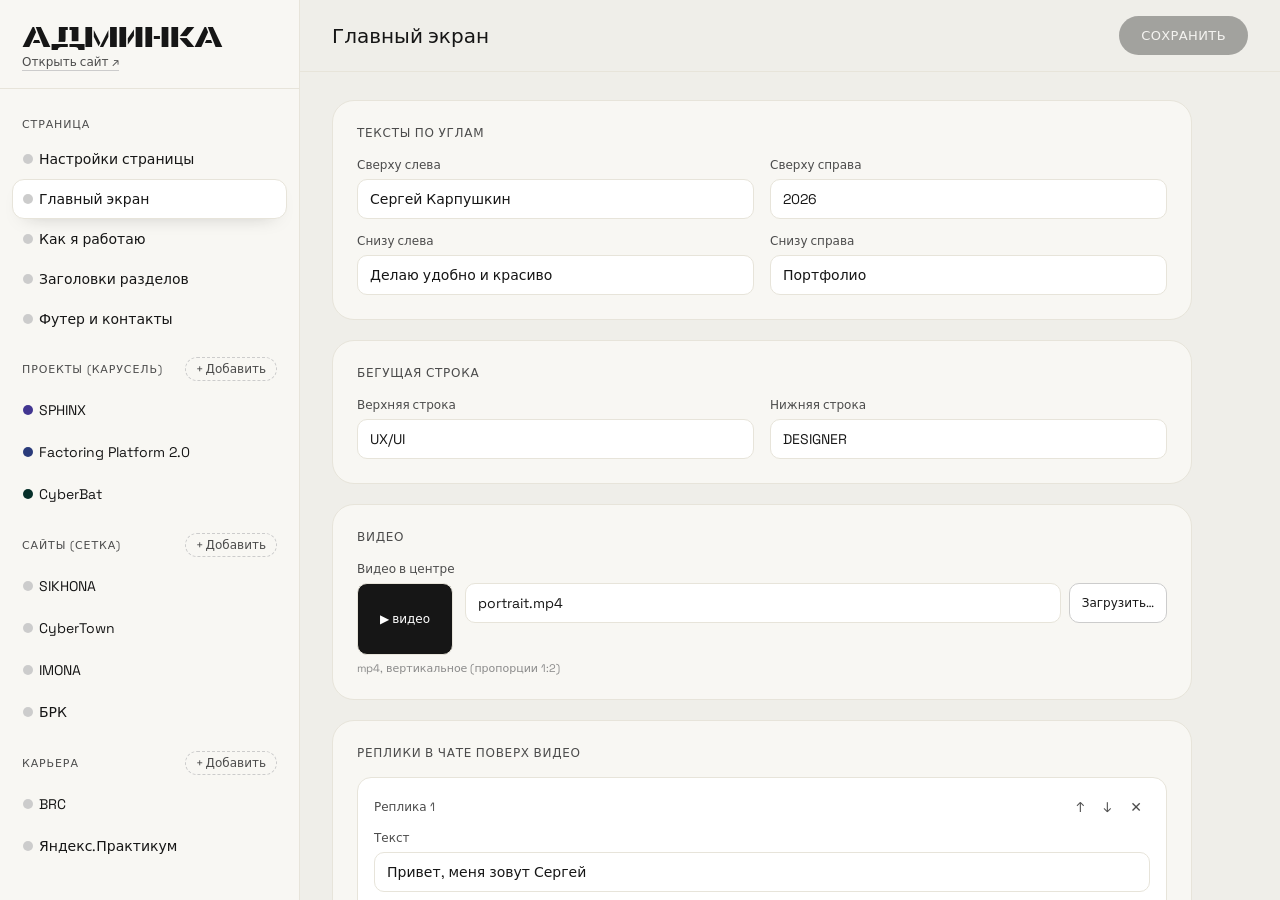
<file: admin/index.html>
<!DOCTYPE html>
<html lang="ru">
<head>
<meta charset="UTF-8">
<meta name="viewport" content="width=device-width, initial-scale=1.0">
<title>Админка · Портфолио</title>
<link rel="icon" type="image/png" href="/favicon.png">
<link rel="preconnect" href="https://fonts.googleapis.com">
<link rel="preconnect" href="https://fonts.gstatic.com" crossorigin>
<link href="https://fonts.googleapis.com/css2?family=Space+Grotesk:wght@400;500;700&display=swap" rel="stylesheet">
<style>
  @font-face{ font-family:'Trafaret Kit'; src:url('/trafaretkit.ttf') format('truetype'); font-display:swap; }
  :root{
    --void:#161616; --graphite:#4c4c4c; --ash:#cccccc; --frost:#ffffff;
    --paper:#efeee9; --paper-light:#f8f7f3; --border:#e7e4da;
    --terracotta:#b5654a; --terracotta-bg:#f7ece8; --olive:#7a7c4a; --slate:#5b6b7a;
  }
  *{ box-sizing:border-box; }
  html,body{ margin:0; height:100%; }
  body{ background:var(--paper); color:var(--void); font-family:'Space Grotesk', system-ui, sans-serif; font-size:14px; }
  button,input,textarea{ font:inherit; color:inherit; }
  button{ cursor:pointer; }

  .layout{ display:grid; grid-template-columns:300px 1fr; height:100vh; }

  /* sidebar */
  .side{ border-right:1px solid var(--border); background:var(--paper-light); display:flex; flex-direction:column; min-height:0; }
  .brand{ padding:24px 22px 18px; border-bottom:1px solid var(--border); }
  .brand h1{ font-family:'Trafaret Kit','Space Grotesk',sans-serif; font-weight:400; font-size:28px; margin:0; text-transform:uppercase; letter-spacing:-.01em; }
  .brand a{ font-size:12px; color:var(--graphite); text-decoration:none; border-bottom:1px solid var(--ash); }
  .nav{ overflow-y:auto; padding:10px 12px 24px; flex:1; }
  .nav-group{ margin-top:18px; }
  .nav-head{ display:flex; align-items:center; justify-content:space-between; padding:0 10px 8px; }
  .nav-head span{ font-size:11px; text-transform:uppercase; letter-spacing:.08em; color:var(--graphite); }
  .nav-item{ display:flex; align-items:center; gap:6px; width:100%; padding:10px; border:1px solid transparent; border-radius:12px; background:none; text-align:left; }
  .nav-item:hover{ background:var(--paper); }
  .nav-item.active{ background:var(--frost); border-color:var(--border); box-shadow:0 8px 20px -14px rgba(22,22,22,.35); }
  .nav-item .dot{ width:10px; height:10px; border-radius:50%; flex-shrink:0; background:var(--ash); }
  .nav-item .name{ flex:1; overflow:hidden; text-overflow:ellipsis; white-space:nowrap; }
  .mini{ border:none; background:none; color:var(--graphite); padding:2px 5px; border-radius:6px; font-size:12px; opacity:0; }
  .nav-item:hover .mini, .nav-item.active .mini{ opacity:1; }
  .mini:hover{ background:var(--paper); color:var(--void); }
  .add{ border:1px dashed var(--ash); background:none; border-radius:9999px; padding:3px 10px; font-size:12px; color:var(--graphite); }
  .add:hover{ border-color:var(--void); color:var(--void); }

  /* main */
  .main{ display:flex; flex-direction:column; min-height:0; }
  .topbar{ display:flex; align-items:center; justify-content:space-between; gap:16px; padding:16px 32px; border-bottom:1px solid var(--border); background:var(--paper); }
  .topbar h2{ margin:0; font-size:20px; font-weight:500; }
  .save-state{ font-size:12px; color:var(--graphite); }
  .save-state.dirty{ color:var(--terracotta); }
  .save-state.error{ color:#c0392b; }
  .btn{ border:none; border-radius:9999px; padding:11px 22px; background:var(--void); color:var(--frost); font-size:13px; text-transform:uppercase; letter-spacing:.03em; }
  .btn:disabled{ opacity:.35; cursor:default; }
  .btn-ghost{ background:none; color:var(--void); border:1px solid var(--ash); }
  .btn-danger{ background:none; color:#c0392b; border:1px solid #e5b9b3; }
  .editor{ overflow-y:auto; padding:28px 32px 80px; }
  .editor-inner{ max-width:860px; }

  .group{ background:var(--paper-light); border:1px solid var(--border); border-radius:22px; padding:24px; margin-bottom:20px; }
  .group h3{ margin:0 0 16px; font-size:12px; text-transform:uppercase; letter-spacing:.06em; color:var(--graphite); font-weight:500; }
  .grid{ display:grid; grid-template-columns:1fr 1fr; gap:14px 16px; }
  .field{ display:flex; flex-direction:column; gap:6px; }
  .field.wide{ grid-column:1 / -1; }
  .field label{ font-size:12px; color:var(--graphite); }
  .field .hint{ font-size:11px; color:#8a8a8a; }
  input[type=text], textarea{ width:100%; background:var(--frost); border:1px solid var(--border); border-radius:10px; padding:10px 12px; outline:none; transition:border-color .15s; }
  input[type=text]:focus, textarea:focus{ border-color:var(--void); }
  textarea{ resize:vertical; min-height:72px; line-height:1.45; }
  select{ width:100%; background:var(--frost); border:1px solid var(--border); border-radius:10px; padding:10px 12px; outline:none; font:inherit; }
  .img-thumb.video{ background:var(--void); color:var(--frost); display:flex; align-items:center; justify-content:center; font-size:12px; }
  .color-row{ display:flex; gap:8px; align-items:center; }
  .color-row input[type=color]{ width:42px; height:40px; padding:0; border:1px solid var(--border); border-radius:10px; background:none; }

  .img-field{ display:flex; gap:12px; align-items:flex-start; }
  .img-thumb{ width:96px; height:72px; border-radius:10px; border:1px solid var(--border); background:#2a2a2a center/contain no-repeat; flex-shrink:0; }
  .img-thumb.empty{ background:var(--frost); }
  .img-controls{ flex:1; display:flex; flex-direction:column; gap:8px; }
  .img-controls .row{ display:flex; gap:8px; }
  .upload{ border:1px solid var(--ash); background:var(--frost); border-radius:10px; padding:8px 12px; font-size:12px; white-space:nowrap; }
  .upload:hover{ border-color:var(--void); }

  .list-row{ position:relative; background:var(--frost); border:1px solid var(--border); border-radius:14px; padding:16px; margin-bottom:12px; }
  .list-row-head{ display:flex; align-items:center; justify-content:space-between; margin-bottom:10px; }
  .list-row-head .num{ font-size:12px; color:var(--graphite); }
  .row-actions{ display:flex; gap:2px; }
  .row-actions button{ border:none; background:none; padding:4px 8px; border-radius:6px; color:var(--graphite); }
  .row-actions button:hover{ background:var(--paper); color:var(--void); }

  .footer-actions{ display:flex; justify-content:space-between; gap:12px; margin-top:8px; }
  .empty-state{ color:var(--graphite); padding:60px 0; text-align:center; }

  .toast{ position:fixed; bottom:24px; left:50%; transform:translateX(-50%) translateY(20px); background:var(--void); color:var(--frost); padding:12px 20px; border-radius:9999px; font-size:13px; opacity:0; transition:all .3s ease; pointer-events:none; z-index:10; }
  .toast.show{ opacity:1; transform:translateX(-50%) translateY(0); }

  @media (max-width:820px){
    .layout{ grid-template-columns:1fr; height:auto; }
    .side{ border-right:none; border-bottom:1px solid var(--border); }
    .grid{ grid-template-columns:1fr; }
    .topbar, .editor{ padding-left:18px; padding-right:18px; }
  }
</style>
</head>
<body>
<div class="layout">
  <aside class="side">
    <div class="brand">
      <h1>Админка</h1>
      <a href="/" target="_blank" rel="noopener">Открыть сайт ↗</a>
    </div>
    <nav class="nav" id="nav"></nav>
  </aside>

  <main class="main">
    <div class="topbar">
      <div>
        <h2 id="editorTitle">Загрузка…</h2>
        <div class="save-state" id="saveState"></div>
      </div>
      <button class="btn" id="saveBtn" disabled>Сохранить</button>
    </div>
    <div class="editor"><div class="editor-inner" id="editor"></div></div>
  </main>
</div>
<div class="toast" id="toast"></div>

<script>
(function(){
  // ---------- схема: какие поля у каких сущностей ----------
  var PAIR = [ { k:'t', l:'Заголовок' }, { k:'d', l:'Описание', type:'textarea' } ];
  var ACCENTS = [ ['terracotta', 'Терракотовый'], ['slate', 'Серо-синий'], ['olive', 'Оливковый'] ];
  var BR_HINT = 'Enter — перенос строки в заголовке';

  var SCHEMA = {
    // --- разделы страницы (по одному объекту) ---
    page: {
      label: 'Настройки страницы', group: 'Страница', single: true,
      blank: function(){ return { title:'', description:'' }; },
      groups: [
        { title:'Вкладка браузера и поиск', fields:[
          { k:'title', l:'Заголовок вкладки (title)', wide:true },
          { k:'description', l:'Описание для поисковиков и превью ссылок', type:'textarea', wide:true, hint:'1–2 предложения, до ~160 символов' }
        ]}
      ]
    },
    hero: {
      label: 'Главный экран', group: 'Страница', single: true,
      blank: function(){ return { name:'', year:'', bottomLeft:'', bottomRight:'', marqueeTop:'', marqueeBottom:'', video:'', chat:[] }; },
      groups: [
        { title:'Тексты по углам', fields:[
          { k:'name', l:'Сверху слева' }, { k:'year', l:'Сверху справа' },
          { k:'bottomLeft', l:'Снизу слева' }, { k:'bottomRight', l:'Снизу справа' }
        ]},
        { title:'Бегущая строка', fields:[
          { k:'marqueeTop', l:'Верхняя строка' }, { k:'marqueeBottom', l:'Нижняя строка' }
        ]},
        { title:'Видео', fields:[ { k:'video', l:'Видео в центре', type:'image', wide:true, hint:'mp4, вертикальное (пропорции 1:2)' } ] },
        { title:'Реплики в чате поверх видео', list:'chat', item:'Реплика', fields:[
          { k:'text', l:'Текст', wide:true }, { k:'t', l:'Секунда видео, когда появляется', hint:'Например, 4 или 5.5' }
        ], blank:{ t:'', text:'' } }
      ]
    },
    about: {
      label: 'Как я работаю', group: 'Страница', single: true,
      blank: function(){ return { title:'', text:'', steps:[] }; },
      groups: [
        { title:'Заголовок блока', fields:[ { k:'title', l:'Заголовок', wide:true }, { k:'text', l:'Подзаголовок', type:'textarea', wide:true } ] },
        { title:'Карточки-шаги', list:'steps', item:'Шаг', fields:[
          { k:'title', l:'Заголовок' }, { k:'accent', l:'Цвет', type:'select', options:ACCENTS },
          { k:'text', l:'Текст', type:'textarea', wide:true }
        ], blank:{ title:'', text:'', accent:'terracotta' } }
      ]
    },
    sections: {
      label: 'Заголовки разделов', group: 'Страница', single: true,
      blank: function(){ return {}; },
      groups: [
        { title:'Избранные проекты', fields:[ { k:'projectsTitle', l:'Заголовок', type:'textarea', hint:BR_HINT }, { k:'projectsText', l:'Подзаголовок', type:'textarea' } ] },
        { title:'Сайты', fields:[ { k:'sitesTitle', l:'Заголовок', type:'textarea', hint:BR_HINT }, { k:'sitesText', l:'Подзаголовок', type:'textarea' } ] },
        { title:'Карьера', fields:[ { k:'careerTitle', l:'Заголовок', type:'textarea', hint:BR_HINT } ] }
      ]
    },
    footer: {
      label: 'Футер и контакты', group: 'Страница', single: true,
      blank: function(){ return {}; },
      groups: [
        { title:'Слоган', fields:[ { k:'sloganBright', l:'Тёмная строка' }, { k:'sloganMuted', l:'Серая строка' } ] },
        { title:'Карточка «Связаться»', fields:[
          { k:'cardTitle', l:'Заголовок', wide:true },
          { k:'cardComment', l:'Комментарий', type:'textarea', wide:true },
          { k:'statusLabel', l:'Статус', hint:'Например, «Открыт к работе» или «Сейчас занят»', wide:true }
        ]},
        { title:'Контакты', fields:[
          { k:'telegram', l:'Telegram', hint:'https://t.me/…' }, { k:'email', l:'Email', hint:'Пусто — иконка скрывается' },
          { k:'copyrightName', l:'Имя в копирайте' }
        ]}
      ]
    },

    // --- коллекции ---
    projects: {
      label: 'Проекты (карусель)', group: 'Проекты (карусель)',
      color: function(it){ return it.tile; },
      blank: function(){ return { key:'', title:'Новый проект', short:'', chip:'Проект', tile:'#161616', logo:'', year:'', type:'', duration:'', role:'', desc:'', url:'', urlLabel:'', context:'', problem:'', solution:'', roles:[], process:[], screens:[], result:'' }; },
      groups: [
        { title:'Карточка в карусели', fields:[
          { k:'title', l:'Название' },
          { k:'key', l:'Ключ', hint:'Латиницей, без пробелов, уникальный' },
          { k:'short', l:'Подпись на карточке', type:'textarea', wide:true },
          { k:'chip', l:'Метка' },
          { k:'tile', l:'Цвет фона', type:'color' },
          { k:'logo', l:'Логотип', type:'image', wide:true }
        ]},
        { title:'Шапка кейса', fields:[
          { k:'year', l:'Год' }, { k:'type', l:'Тип продукта' },
          { k:'duration', l:'Длительность', hint:'Пусто — колонка скрывается' }, { k:'role', l:'Роль' },
          { k:'desc', l:'Описание', type:'textarea', wide:true },
          { k:'url', l:'Ссылка', hint:'https://…' }, { k:'urlLabel', l:'Текст ссылки' }
        ]},
        { title:'Скриншоты', list:'screens', item:'Скриншот', fields:[ { k:'src', l:'Картинка', type:'image', wide:true }, { k:'caption', l:'Подпись', wide:true } ], blank:{ src:'', caption:'' } },
        { title:'Контекст и бэкграунд', fields:[
          { k:'context', l:'Контекст', type:'textarea', wide:true },
          { k:'problem', l:'Проблема', type:'textarea' }, { k:'solution', l:'Решение', type:'textarea' }
        ]},
        { title:'Моя роль на проекте', list:'roles', item:'Роль', fields:PAIR, blank:{ t:'', d:'' } },
        { title:'Рабочий процесс', list:'process', item:'Шаг', fields:PAIR, blank:{ t:'', d:'' } },
        { title:'Результат', fields:[ { k:'result', l:'Результат', type:'textarea', wide:true } ] }
      ]
    },
    sites: {
      label: 'Сайты (сетка)', group: 'Сайты (сетка)',
      blank: function(){ return { key:'', title:'Новый сайт', img:'', sitePreview:'', sitePreviewUrl:'', url:'', year:'', type:'Сайт', role:'', desc:'', result:'' }; },
      groups: [
        { title:'Карточка в сетке', fields:[
          { k:'title', l:'Название' },
          { k:'key', l:'Ключ', hint:'Латиницей, без пробелов, уникальный' },
          { k:'url', l:'Адрес сайта', hint:'https://…', wide:true },
          { k:'img', l:'Обложка', type:'image', wide:true }
        ]},
        { title:'Кейс', fields:[
          { k:'year', l:'Год' }, { k:'type', l:'Тип продукта' }, { k:'role', l:'Роль' },
          { k:'sitePreviewUrl', l:'Адрес в превью', hint:'Например, sikhona.tech' },
          { k:'sitePreview', l:'Длинный скриншот сайта', type:'image', wide:true },
          { k:'desc', l:'Описание', type:'textarea', wide:true },
          { k:'result', l:'Результат', type:'textarea', wide:true }
        ]}
      ]
    },
    companies: {
      label: 'Карьера', group: 'Карьера', titleKey: 'name',
      blank: function(){ return { key:'', name:'Новое место работы', dates:'', role:'', duration:'', text:'', projectsTitle:'Самые крупные проекты', projects:[], bullets:[] }; },
      groups: [
        { title:'Компания и роль', fields:[
          { k:'name', l:'Компания' }, { k:'dates', l:'Период', hint:'Например, «Июнь 2022 – Февраль 2026»' },
          { k:'role', l:'Должность' }, { k:'duration', l:'Стаж', hint:'Например, «3 года и 9 месяцев»' },
          { k:'text', l:'Описание обязанностей', type:'textarea', wide:true }
        ]},
        { title:'Заголовок списка проектов', fields:[ { k:'projectsTitle', l:'Заголовок', wide:true } ] },
        { title:'Проекты', list:'projects', item:'Проект', fields:[
          { k:'title', l:'Название', wide:true },
          { k:'text', l:'Описание', type:'textarea', wide:true },
          { k:'result', l:'Результат', wide:true },
          { k:'linkText', l:'Слово-ссылка в результате', hint:'Например, «Microsoft Store»' }, { k:'linkUrl', l:'Ссылка', hint:'https://…' }
        ], blank:{ title:'', text:'', result:'', linkText:'', linkUrl:'' } },
        { title:'Список достижений (буллеты)', list:'bullets', item:'Пункт', fields:[ { k:'text', l:'Текст', wide:true } ], blank:{ text:'' } }
      ]
    }
  };

  var data = null;
  var sel = { section:'hero', index:0 };
  var dirty = false;

  var $nav = document.getElementById('nav');
  var $editor = document.getElementById('editor');
  var $title = document.getElementById('editorTitle');
  var $saveBtn = document.getElementById('saveBtn');
  var $state = document.getElementById('saveState');
  var $toast = document.getElementById('toast');

  function h(tag, attrs, children){
    var el = document.createElement(tag);
    Object.keys(attrs || {}).forEach(function(k){
      if (k === 'class') el.className = attrs[k];
      else if (k.slice(0, 2) === 'on') el.addEventListener(k.slice(2), attrs[k]);
      else if (k === 'text') el.textContent = attrs[k];
      else el.setAttribute(k, attrs[k]);
    });
    [].concat(children || []).forEach(function(c){ if (c) el.appendChild(typeof c === 'string' ? document.createTextNode(c) : c); });
    return el;
  }

  function toast(msg){
    $toast.textContent = msg;
    $toast.classList.add('show');
    clearTimeout(toast.t);
    toast.t = setTimeout(function(){ $toast.classList.remove('show'); }, 2400);
  }

  function setDirty(v){
    dirty = v;
    $saveBtn.disabled = !v;
    $state.className = 'save-state' + (v ? ' dirty' : '');
    $state.textContent = v ? 'Есть несохранённые изменения' : ($state.dataset.saved || '');
  }

  function move(arr, i, d){
    var j = i + d;
    if (j < 0 || j >= arr.length) return false;
    var t = arr[i]; arr[i] = arr[j]; arr[j] = t;
    return true;
  }

  function current(){
    var s = SCHEMA[sel.section];
    return s.single ? data[sel.section] : data[sel.section][sel.index];
  }

  // ---------- сайдбар ----------
  function itemTitle(s, it){ return it[s.titleKey || 'title'] || '(без названия)'; }

  function renderNav(){
    $nav.innerHTML = '';
    var groups = {};
    Object.keys(SCHEMA).forEach(function(section){
      var s = SCHEMA[section];
      if (!groups[s.group]){
        groups[s.group] = h('div', { class:'nav-group' }, [ h('div', { class:'nav-head' }, [ h('span', { text:s.group }) ]) ]);
        $nav.appendChild(groups[s.group]);
      }
      var group = groups[s.group];

      if (s.single){
        var activeS = sel.section === section;
        group.appendChild(h('button', { class:'nav-item' + (activeS ? ' active' : ''), onclick:function(){ sel = { section:section, index:0 }; renderAll(); } }, [
          h('span', { class:'dot' }), h('span', { class:'name', text:s.label })
        ]));
        return;
      }

      group.firstChild.appendChild(h('button', { class:'add', text:'+ Добавить', onclick:function(){
        data[section].push(s.blank());
        sel = { section:section, index:data[section].length - 1 };
        setDirty(true); renderAll();
      }}));
      data[section].forEach(function(it, i){
        var active = sel.section === section && sel.index === i;
        group.appendChild(h('button', { class:'nav-item' + (active ? ' active' : ''), onclick:function(){ sel = { section:section, index:i }; renderAll(); } }, [
          h('span', { class:'dot', style:'background:' + ((s.color && s.color(it)) || 'var(--ash)') }),
          h('span', { class:'name', text:itemTitle(s, it) }),
          h('span', { class:'mini', title:'Выше', text:'↑', onclick:function(e){ e.stopPropagation(); if (move(data[section], i, -1)){ if (active) sel.index--; setDirty(true); renderAll(); } } }),
          h('span', { class:'mini', title:'Ниже', text:'↓', onclick:function(e){ e.stopPropagation(); if (move(data[section], i, 1)){ if (active) sel.index++; setDirty(true); renderAll(); } } })
        ]));
      });
    });
  }

  // ---------- поля ----------
  function fieldEl(obj, f, onChange){
    var id = 'f' + Math.random().toString(36).slice(2);
    var val = obj[f.k] == null ? '' : obj[f.k];
    var wrap = h('div', { class:'field' + (f.wide ? ' wide' : '') }, [ h('label', { for:id, text:f.l }) ]);

    function update(v){ obj[f.k] = v; setDirty(true); if (onChange) onChange(); }

    if (f.type === 'textarea'){
      wrap.appendChild(h('textarea', { id:id, oninput:function(e){ update(e.target.value); } }, [String(val)]));
    } else if (f.type === 'select'){
      var sel_ = h('select', { id:id, onchange:function(e){ update(e.target.value); } });
      f.options.forEach(function(o){ var op = h('option', { value:o[0], text:o[1] }); if (o[0] === val) op.selected = true; sel_.appendChild(op); });
      wrap.appendChild(sel_);
    } else if (f.type === 'color'){
      var text = h('input', { type:'text', id:id, value:val });
      var picker = h('input', { type:'color', value: /^#[0-9a-f]{6}$/i.test(val) ? val : '#161616' });
      text.addEventListener('input', function(){ update(text.value); if (/^#[0-9a-f]{6}$/i.test(text.value)) picker.value = text.value; });
      picker.addEventListener('input', function(){ text.value = picker.value; update(picker.value); });
      wrap.appendChild(h('div', { class:'color-row' }, [picker, text]));
    } else if (f.type === 'image'){
      var thumb = h('div', { class:'img-thumb' });
      var input = h('input', { type:'text', id:id, value:val, placeholder:'covers/…' });
      var file = h('input', { type:'file', accept:'image/*,video/mp4,video/webm', style:'display:none' });
      function refresh(){
        var v = input.value.trim();
        var isVideo = /\.(mp4|webm)$/i.test(v);
        thumb.className = 'img-thumb' + (v ? '' : ' empty') + (isVideo ? ' video' : '');
        thumb.textContent = isVideo ? '▶ видео' : '';
        thumb.style.backgroundImage = v && !isVideo ? 'url("/' + v.replace(/^\//, '').replace(/"/g, '') + '")' : '';
      }
      input.addEventListener('input', function(){ update(input.value.trim()); refresh(); });
      file.addEventListener('change', function(){
        var fl = file.files[0];
        if (!fl) return;
        toast('Загружаю ' + fl.name + '…');
        fetch('/admin/api/upload?name=' + encodeURIComponent(fl.name), { method:'POST', body:fl })
          .then(function(r){ return r.json(); })
          .then(function(res){
            if (!res.ok) throw new Error(res.error || 'ошибка');
            input.value = res.path; update(res.path); refresh();
            toast('Загружено: ' + res.path);
          })
          .catch(function(err){ toast('Не удалось загрузить: ' + err.message); })
          .then(function(){ file.value = ''; });
      });
      refresh();
      wrap.appendChild(h('div', { class:'img-field' }, [
        thumb,
        h('div', { class:'img-controls' }, [
          h('div', { class:'row' }, [ input, h('button', { class:'upload', type:'button', text:'Загрузить…', onclick:function(){ file.click(); } }) ]),
          file
        ])
      ]));
    } else {
      wrap.appendChild(h('input', { type:'text', id:id, value:val, oninput:function(e){ update(e.target.value); } }));
    }
    if (f.hint) wrap.appendChild(h('span', { class:'hint', text:f.hint }));
    return wrap;
  }

  function listGroup(obj, g){
    if (!Array.isArray(obj[g.list])) obj[g.list] = [];
    var arr = obj[g.list];
    var box = h('div', { class:'group' }, [ h('h3', { text:g.title }) ]);
    arr.forEach(function(row, i){
      var grid = h('div', { class:'grid' });
      g.fields.forEach(function(f){ grid.appendChild(fieldEl(row, f)); });
      box.appendChild(h('div', { class:'list-row' }, [
        h('div', { class:'list-row-head' }, [
          h('span', { class:'num', text:g.item + ' ' + (i + 1) }),
          h('div', { class:'row-actions' }, [
            h('button', { type:'button', title:'Выше', text:'↑', onclick:function(){ if (move(arr, i, -1)){ setDirty(true); renderEditor(); } } }),
            h('button', { type:'button', title:'Ниже', text:'↓', onclick:function(){ if (move(arr, i, 1)){ setDirty(true); renderEditor(); } } }),
            h('button', { type:'button', title:'Удалить', text:'✕', onclick:function(){ arr.splice(i, 1); setDirty(true); renderEditor(); } })
          ])
        ]),
        grid
      ]));
    });
    box.appendChild(h('button', { class:'add', type:'button', text:'+ ' + g.item, onclick:function(){ arr.push(JSON.parse(JSON.stringify(g.blank))); setDirty(true); renderEditor(); } }));
    return box;
  }

  // ---------- редактор ----------
  function renderEditor(){
    var s = SCHEMA[sel.section];
    var obj = current();
    $editor.innerHTML = '';
    if (!obj){
      $title.textContent = s.label;
      $editor.appendChild(h('div', { class:'empty-state', text:'Здесь пока пусто — нажми «+ Добавить» слева.' }));
      return;
    }
    $title.textContent = s.single ? s.label : itemTitle(s, obj);

    s.groups.forEach(function(g){
      if (g.list){ $editor.appendChild(listGroup(obj, g)); return; }
      var grid = h('div', { class:'grid' });
      g.fields.forEach(function(f){
        var isName = !s.single && (f.k === (s.titleKey || 'title') || f.k === 'tile');
        grid.appendChild(fieldEl(obj, f, isName ? function(){ $title.textContent = itemTitle(s, obj); renderNav(); } : null));
      });
      $editor.appendChild(h('div', { class:'group' }, [ h('h3', { text:g.title }), grid ]));
    });

    if (!s.single){
      $editor.appendChild(h('div', { class:'footer-actions' }, [
        h('button', { class:'btn btn-ghost', type:'button', text:'Дублировать', onclick:function(){
          var copy = JSON.parse(JSON.stringify(obj));
          copy.key = (copy.key || 'item') + '-copy'; var tk = s.titleKey || 'title'; copy[tk] = (copy[tk] || '') + ' (копия)';
          data[sel.section].splice(sel.index + 1, 0, copy);
          sel.index++; setDirty(true); renderAll();
        }}),
        h('button', { class:'btn btn-danger', type:'button', text:'Удалить', onclick:function(){
          if (!confirm('Удалить «' + itemTitle(s, obj) + '»? Изменение вступит в силу после сохранения.')) return;
          data[sel.section].splice(sel.index, 1);
          sel.index = Math.max(0, sel.index - 1); setDirty(true); renderAll();
        }})
      ]));
    }
  }

  function renderAll(){ renderNav(); renderEditor(); }

  // ---------- сохранение ----------
  function validate(){
    var seen = {};
    var all = data.projects.concat(data.sites);
    for (var i = 0; i < all.length; i++){
      var k = (all[i].key || '').trim();
      if (!k) return '«' + (all[i].title || 'без названия') + '»: заполни поле «Ключ»';
      if (!/^[a-z0-9_-]+$/i.test(k)) return '«' + all[i].title + '»: ключ только латиницей, цифрами, - и _';
      if (seen[k]) return 'Ключ «' + k + '» повторяется';
      seen[k] = true;
    }
    return null;
  }

  function save(){
    if (!dirty) return;
    var err = validate();
    if (err){ toast(err); return; }
    $saveBtn.disabled = true;
    fetch('/admin/api/content', { method:'POST', headers:{ 'Content-Type':'application/json' }, body:JSON.stringify(data) })
      .then(function(r){ return r.json(); })
      .then(function(res){
        if (!res.ok) throw new Error(res.error || 'ошибка');
        $state.dataset.saved = 'Сохранено в ' + res.savedAt;
        setDirty(false);
        toast('Сохранено. Обнови сайт, чтобы увидеть изменения');
      })
      .catch(function(e){
        $saveBtn.disabled = false;
        $state.className = 'save-state error';
        $state.textContent = 'Не сохранилось: ' + e.message;
      });
  }

  $saveBtn.addEventListener('click', save);
  document.addEventListener('keydown', function(e){
    if ((e.metaKey || e.ctrlKey) && e.key.toLowerCase() === 's'){ e.preventDefault(); save(); }
  });
  window.addEventListener('beforeunload', function(e){ if (dirty){ e.preventDefault(); e.returnValue = ''; } });

  fetch('/content.json', { cache:'no-store' })
    .then(function(r){ return r.json(); })
    .then(function(d){
      data = d;
      Object.keys(SCHEMA).forEach(function(k){
        var sc = SCHEMA[k];
        if (sc.single){ if (!data[k] || typeof data[k] !== 'object') data[k] = sc.blank(); }
        else if (!Array.isArray(data[k])) data[k] = [];
      });
      renderAll();
    })
    .catch(function(e){ $title.textContent = 'Не удалось загрузить content.json: ' + e.message; });
})();
</script>
</body>
</html>
</file>
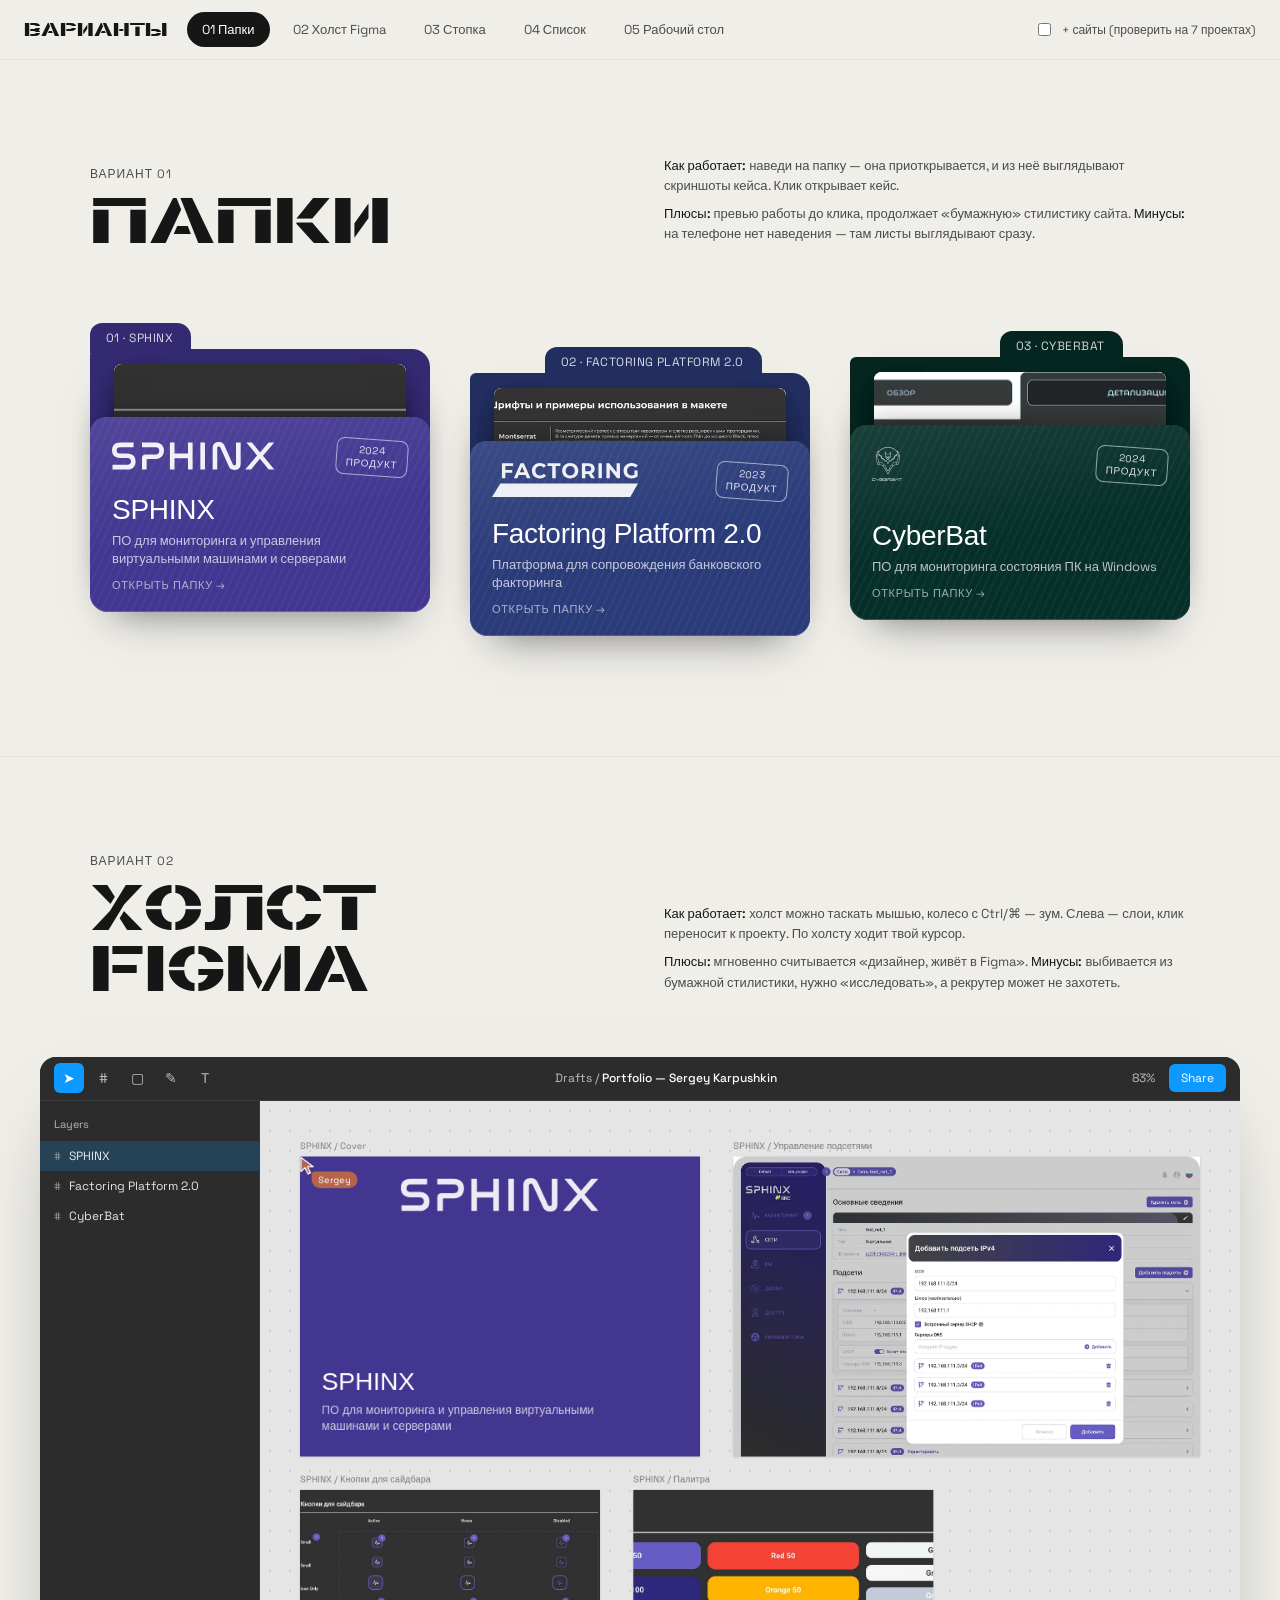
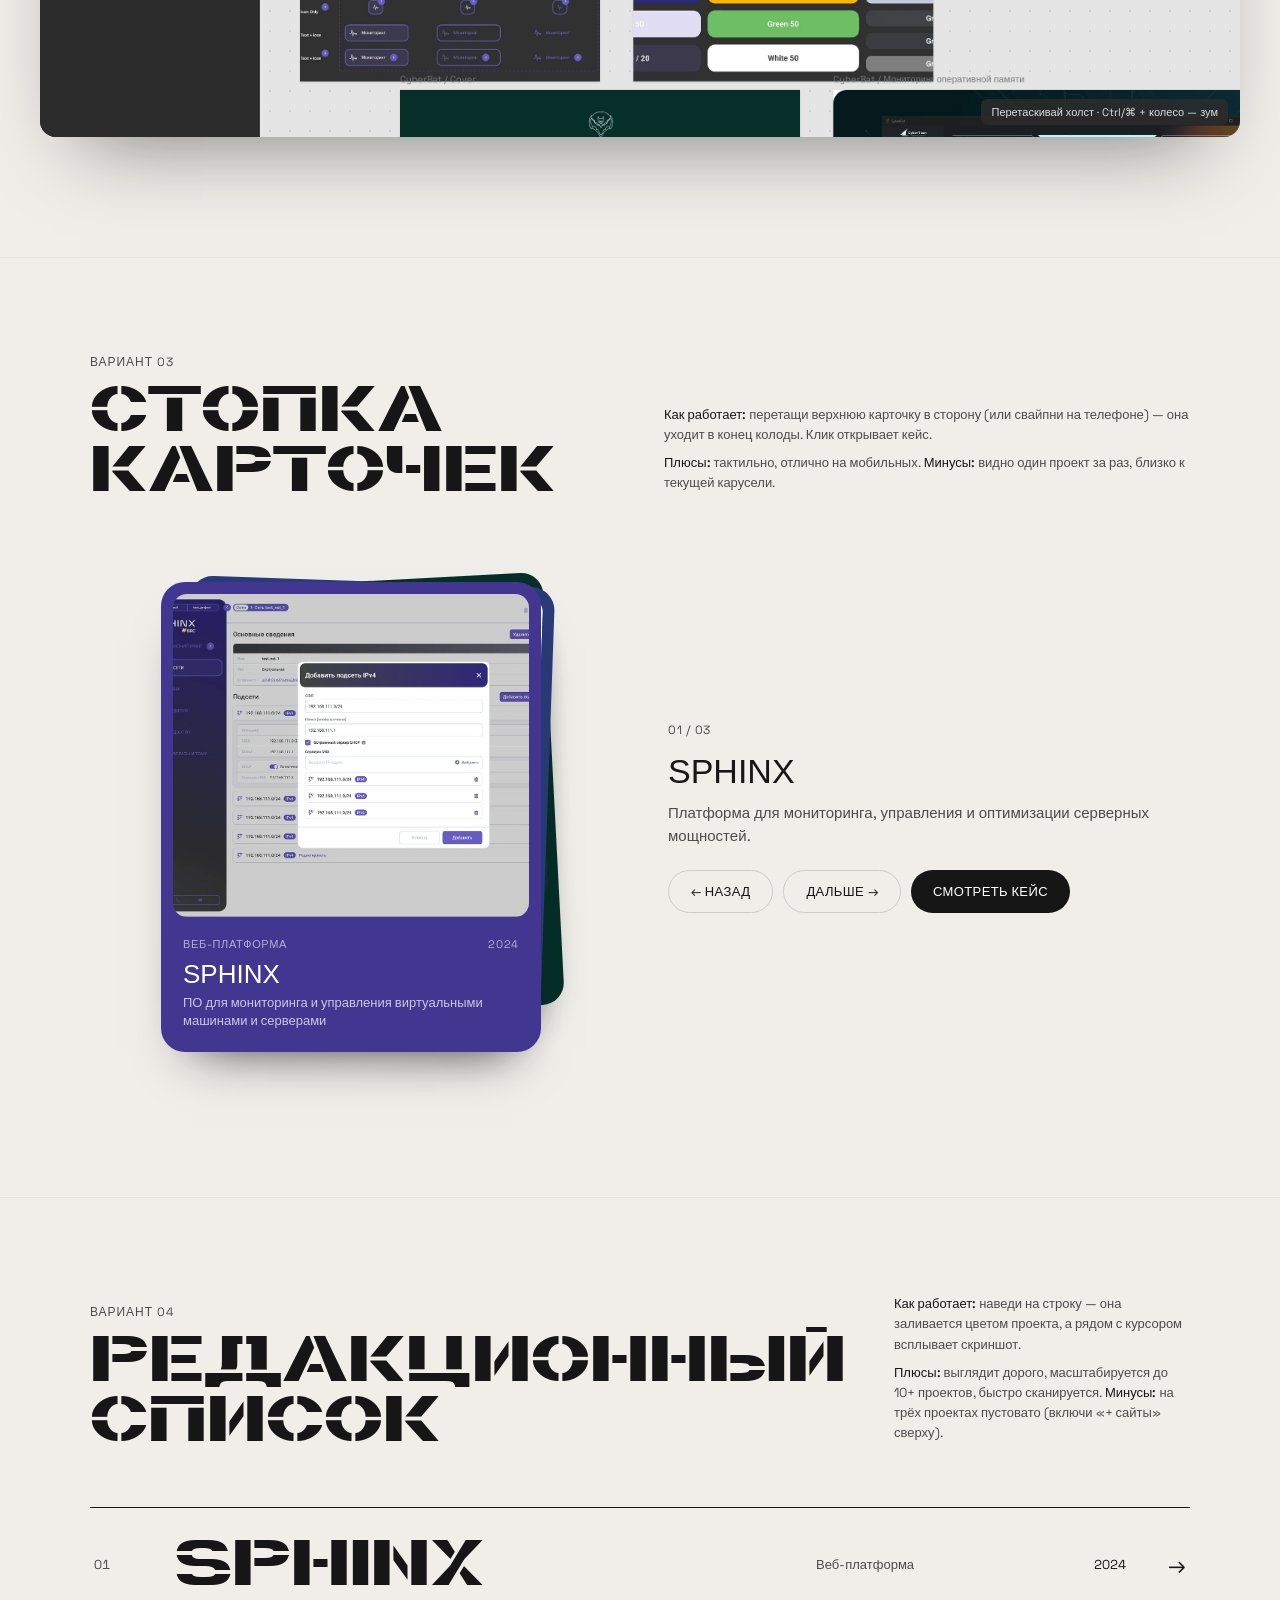
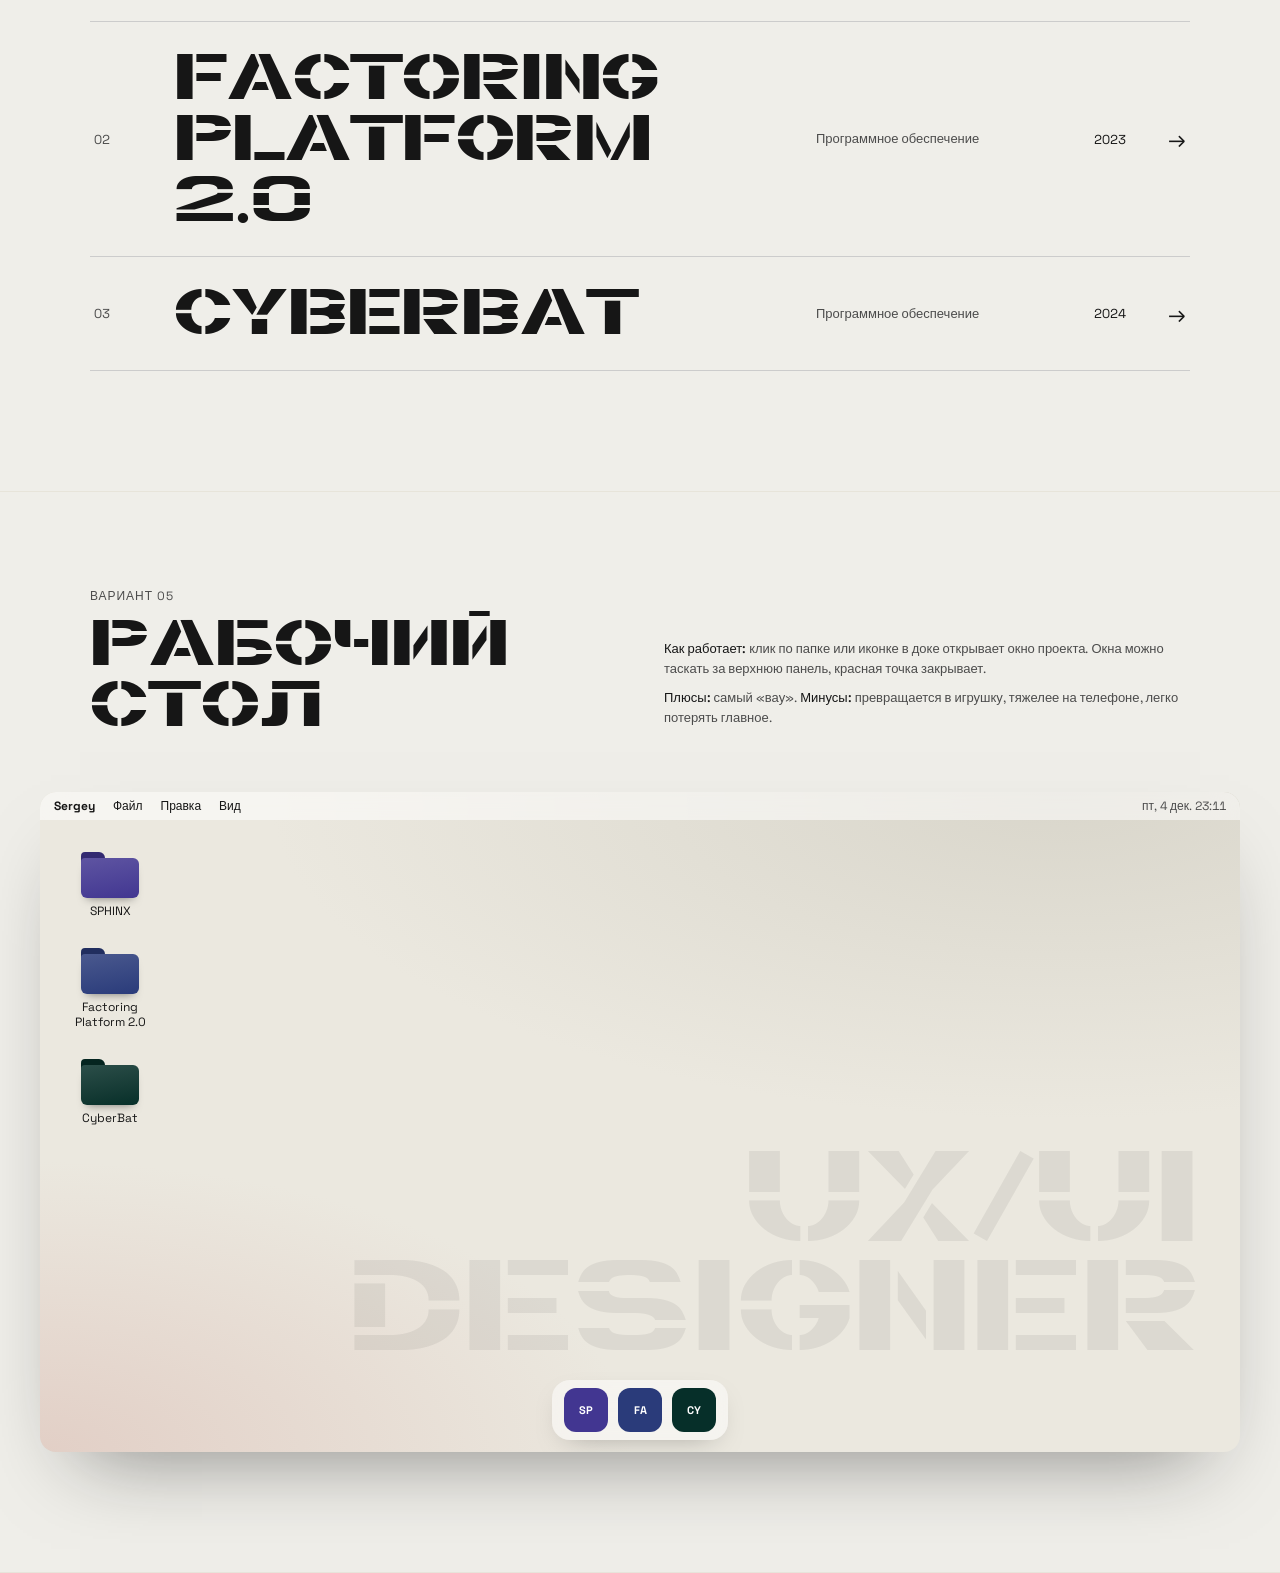
<file: variants.html>
<!DOCTYPE html>
<html lang="ru">
<head>
<meta charset="UTF-8">
<meta name="viewport" content="width=device-width, initial-scale=1.0">
<title>Варианты блока проектов</title>
<link rel="icon" type="image/png" href="favicon-48.png">
<link rel="preconnect" href="https://fonts.googleapis.com">
<link rel="preconnect" href="https://fonts.gstatic.com" crossorigin>
<link href="https://fonts.googleapis.com/css2?family=Space+Grotesk:wght@400;500;700&display=swap" rel="stylesheet">
<link rel="stylesheet" href="https://db.onlinewebfonts.com/c/95cecf452d3208890088a5b4c19c7ecf?family=Helvetica+Neue+ME">
<style>
  @font-face{ font-family:'Trafaret Kit'; src:url('trafaretkit.woff2') format('woff2'), url('trafaretkit.ttf') format('truetype'); font-display:swap; }
  :root{
    --void:#161616; --graphite:#4c4c4c; --ash:#cccccc; --frost:#ffffff;
    --paper:#efeee9; --paper-light:#f8f7f3; --border:#e7e4da;
    --terracotta:#b5654a; --slate:#5b6b7a; --olive:#7a7c4a;
    --sans:'Space Grotesk', 'Helvetica Neue ME', Helvetica, Arial, sans-serif;
    --hn:'Helvetica Neue ME', Helvetica, Arial, sans-serif;
    --display:'Trafaret Kit', 'Helvetica Neue ME', sans-serif;
  }
  *{ box-sizing:border-box; }
  html{ scroll-behavior:smooth; }
  body{ margin:0; background:var(--paper); color:var(--void); font-family:var(--sans); -webkit-font-smoothing:antialiased; }
  img{ display:block; max-width:100%; }
  button{ font:inherit; color:inherit; cursor:pointer; }

  /* ---------- навигация по вариантам ---------- */
  .topnav{ position:sticky; top:0; z-index:50; display:flex; align-items:center; gap:8px; padding:12px 24px; background:rgba(239,238,233,.86); backdrop-filter:blur(12px); -webkit-backdrop-filter:blur(12px); border-bottom:1px solid var(--border); overflow-x:auto; }
  .topnav .brand{ font-family:var(--display); text-transform:uppercase; font-size:18px; margin-right:12px; white-space:nowrap; }
  .topnav a{ text-decoration:none; color:var(--graphite); font-size:13px; padding:8px 14px; border-radius:9999px; border:1px solid transparent; white-space:nowrap; }
  .topnav a:hover{ border-color:var(--ash); color:var(--void); }
  .topnav a.active{ background:var(--void); color:var(--frost); }
  .topnav .spacer{ flex:1; }
  .toggle{ display:flex; align-items:center; gap:8px; font-size:12px; color:var(--graphite); white-space:nowrap; cursor:pointer; user-select:none; }
  .toggle input{ accent-color:var(--void); }

  .variant{ padding:96px 24px 120px; border-bottom:1px solid var(--border); scroll-margin-top:56px; }
  .v-head{ max-width:1100px; margin:0 auto 56px; display:grid; grid-template-columns:1fr 1fr; gap:24px 48px; align-items:end; }
  .v-num{ font-size:12px; letter-spacing:.08em; text-transform:uppercase; color:var(--graphite); }
  .v-title{ font-family:var(--display); text-transform:uppercase; font-weight:400; font-size:clamp(36px,5vw,64px); line-height:.95; margin:10px 0 0; }
  .v-notes{ font-size:13px; line-height:1.55; color:var(--graphite); }
  .v-notes b{ color:var(--void); font-weight:500; }
  .v-notes p{ margin:0 0 8px; }
  @media (max-width:760px){ .v-head{ grid-template-columns:1fr; } .variant{ padding:64px 16px 80px; } }

  .chip{ display:inline-flex; align-items:center; gap:6px; padding:5px 10px; border-radius:9999px; font-size:11px; letter-spacing:.04em; text-transform:uppercase; }

  /* =========================================================
     1. ПАПКИ
     ========================================================= */
  .folders{ max-width:1100px; margin:0 auto; display:grid; grid-template-columns:repeat(auto-fill, minmax(300px, 1fr)); gap:72px 40px; padding-top:40px; }
  .folder{ position:relative; aspect-ratio:4/3.1; cursor:pointer; perspective:1400px; --c:#161616; border:none; background:none; padding:0; text-align:left; }
  .folder:nth-child(3n+2){ margin-top:24px; }
  .folder:nth-child(3n+3){ margin-top:8px; }
  /* задняя стенка с закладкой */
  .folder-back{ position:absolute; inset:0; border-radius:6px 18px 18px 18px; background:color-mix(in srgb, var(--c) 78%, #000); box-shadow:0 24px 40px -24px rgba(22,22,22,.55); }
  .folder-tab{ position:absolute; left:0; top:-26px; height:30px; padding:0 18px 0 16px; display:flex; align-items:center; border-radius:12px 14px 0 0; background:color-mix(in srgb, var(--c) 78%, #000); color:rgba(255,255,255,.82); font-size:12px; letter-spacing:.04em; text-transform:uppercase; max-width:70%; white-space:nowrap; overflow:hidden; text-overflow:ellipsis; }
  .folder:nth-child(3n+2) .folder-tab{ left:22%; }
  .folder:nth-child(3n+3) .folder-tab{ left:44%; }
  /* листы-скриншоты */
  .sheet{ position:absolute; left:7%; right:7%; top:6%; height:78%; border-radius:8px; overflow:hidden; background:var(--frost); box-shadow:0 10px 24px -12px rgba(0,0,0,.45); transition:transform .55s cubic-bezier(.2,.8,.2,1); }
  .sheet img{ width:100%; height:100%; object-fit:cover; object-position:top center; }
  .sheet:nth-of-type(1){ transform:translateY(4%) rotate(-2deg); }
  .sheet:nth-of-type(2){ transform:translateY(2%) rotate(1.5deg); }
  .sheet:nth-of-type(3){ transform:translateY(0) rotate(0); }
  /* передняя стенка */
  .folder-front{ position:absolute; left:0; right:0; bottom:0; height:74%; border-radius:16px 16px 18px 18px; background:linear-gradient(170deg, color-mix(in srgb, var(--c) 92%, #fff) 0%, var(--c) 55%); transform-origin:bottom center; transition:transform .55s cubic-bezier(.2,.8,.2,1), box-shadow .55s; box-shadow:0 -1px 0 rgba(255,255,255,.18) inset, 0 -12px 30px -18px rgba(0,0,0,.6); padding:22px 22px 20px; display:flex; flex-direction:column; justify-content:space-between; color:var(--frost); overflow:hidden; }
  .folder-front::after{ content:''; position:absolute; inset:0; background:repeating-linear-gradient(115deg, rgba(255,255,255,.035) 0 2px, transparent 2px 7px); pointer-events:none; }
  .folder-front .ff-top{ display:flex; justify-content:space-between; align-items:flex-start; gap:12px; position:relative; z-index:1; }
  .folder-front .ff-logo{ height:34px; width:auto; max-width:55%; object-fit:contain; object-position:left; filter:brightness(0) invert(1); opacity:.92; }
  .stamp{ border:1.5px solid rgba(255,255,255,.55); color:rgba(255,255,255,.85); border-radius:8px; padding:5px 9px; font-size:10px; letter-spacing:.08em; text-transform:uppercase; transform:rotate(4deg); line-height:1.25; text-align:center; flex-shrink:0; }
  .folder-front h3{ position:relative; z-index:1; margin:0; font-family:var(--hn); font-weight:500; font-size:clamp(22px,2.2vw,28px); letter-spacing:-.01em; }
  .folder-front p{ position:relative; z-index:1; margin:6px 0 0; font-size:13px; line-height:1.4; color:rgba(255,255,255,.72); display:-webkit-box; -webkit-line-clamp:2; -webkit-box-orient:vertical; overflow:hidden; }
  .folder-front .ff-open{ position:relative; z-index:1; font-size:11px; letter-spacing:.06em; text-transform:uppercase; color:rgba(255,255,255,.6); margin-top:10px; }
  /* открытие */
  .folder:hover .folder-front, .folder:focus-visible .folder-front{ transform:rotateX(-28deg); box-shadow:0 -1px 0 rgba(255,255,255,.18) inset, 0 30px 40px -20px rgba(0,0,0,.6); }
  .folder:hover .sheet:nth-of-type(1), .folder:focus-visible .sheet:nth-of-type(1){ transform:translate(-14%,-34%) rotate(-9deg); }
  .folder:hover .sheet:nth-of-type(2), .folder:focus-visible .sheet:nth-of-type(2){ transform:translate(13%,-40%) rotate(7deg); }
  .folder:hover .sheet:nth-of-type(3), .folder:focus-visible .sheet:nth-of-type(3){ transform:translate(0,-50%) rotate(-1deg); }
  .folder:focus-visible{ outline:2px solid var(--void); outline-offset:10px; border-radius:18px; }
  /* на тач-устройствах листы выглядывают сразу */
  @media (hover:none){
    .folder .sheet:nth-of-type(1){ transform:translate(-8%,-18%) rotate(-6deg); }
    .folder .sheet:nth-of-type(2){ transform:translate(8%,-22%) rotate(5deg); }
    .folder .sheet:nth-of-type(3){ transform:translate(0,-26%) rotate(-1deg); }
  }

  /* =========================================================
     2. ХОЛСТ FIGMA
     ========================================================= */
  .figma{ max-width:1200px; margin:0 auto; height:680px; border-radius:16px; overflow:hidden; display:grid; grid-template-rows:44px 1fr; grid-template-columns:220px 1fr; background:#2c2c2c; box-shadow:0 40px 80px -40px rgba(22,22,22,.55); font-family:'Inter', var(--sans); }
  .fg-bar{ grid-column:1 / -1; background:#2c2c2c; border-bottom:1px solid #3a3a3a; display:flex; align-items:center; gap:14px; padding:0 14px; color:#e6e6e6; font-size:12px; }
  .fg-bar .tools{ display:flex; gap:4px; }
  .fg-bar .tools span{ width:30px; height:30px; display:grid; place-items:center; border-radius:6px; color:#bdbdbd; font-size:14px; }
  .fg-bar .tools span.on{ background:#0d99ff; color:#fff; }
  .fg-bar .file{ flex:1; text-align:center; color:#bdbdbd; }
  .fg-bar .file b{ color:#fff; font-weight:500; }
  .fg-bar .zoom{ color:#bdbdbd; min-width:44px; text-align:right; }
  .fg-share{ background:#0d99ff; color:#fff; border:none; border-radius:6px; padding:6px 12px; font-size:12px; }
  .fg-layers{ background:#2c2c2c; border-right:1px solid #3a3a3a; color:#e6e6e6; font-size:12px; overflow:auto; padding:10px 0; }
  .fg-layers h4{ margin:0; padding:6px 14px 10px; font-size:11px; font-weight:500; color:#9a9a9a; }
  .fg-layer{ display:flex; align-items:center; gap:8px; width:100%; border:none; background:none; color:#e6e6e6; text-align:left; padding:7px 14px; font-size:12px; }
  .fg-layer:hover{ background:#383838; }
  .fg-layer.on{ background:#0d99ff33; }
  .fg-layer i{ font-style:normal; color:#9a9a9a; font-size:11px; }
  .fg-canvas{ position:relative; overflow:hidden; background:#e5e5e5; background-image:radial-gradient(#cfcfcf 1px, transparent 1px); background-size:20px 20px; cursor:grab; touch-action:none; }
  .fg-canvas.dragging{ cursor:grabbing; }
  .fg-world{ position:absolute; left:0; top:0; transform-origin:0 0; will-change:transform; }
  .fg-frame{ position:absolute; cursor:pointer; }
  .fg-frame .lbl{ position:absolute; left:0; top:-20px; font-size:11px; color:#7a7a7a; white-space:nowrap; }
  .fg-frame .box{ width:100%; height:100%; background:#fff; overflow:hidden; box-shadow:0 1px 3px rgba(0,0,0,.12); outline:1px solid transparent; transition:outline-color .15s; }
  .fg-frame .box img{ width:100%; height:100%; object-fit:cover; object-position:top; }
  .fg-frame:hover .box, .fg-frame.on .box{ outline:2px solid #0d99ff; }
  .fg-frame:hover .lbl, .fg-frame.on .lbl{ color:#0d99ff; }
  .fg-frame.cover .box{ display:flex; flex-direction:column; justify-content:space-between; padding:26px; color:#fff; }
  .fg-frame.cover h3{ margin:0; font-family:var(--hn); font-weight:500; font-size:30px; }
  .fg-frame.cover p{ margin:8px 0 0; font-size:14px; line-height:1.4; color:rgba(255,255,255,.75); max-width:85%; }
  .fg-frame.cover img.logo{ width:auto; height:40px; object-fit:contain; filter:brightness(0) invert(1); opacity:.9; }
  .fg-sticky{ position:absolute; width:190px; padding:16px; background:#ffe073; font-size:13px; line-height:1.4; box-shadow:0 8px 16px -10px rgba(0,0,0,.4); transform:rotate(-2deg); color:#3a3000; font-family:var(--sans); }
  .fg-cursor{ position:absolute; left:0; top:0; z-index:5; pointer-events:none; transition:transform 1.4s cubic-bezier(.45,.05,.25,1); }
  .fg-cursor svg{ display:block; }
  .fg-cursor span{ position:absolute; left:14px; top:18px; background:var(--terracotta); color:#fff; font-size:11px; padding:3px 8px; border-radius:4px 10px 10px 10px; white-space:nowrap; }
  .fg-hint{ position:absolute; right:12px; bottom:12px; background:rgba(44,44,44,.85); color:#ddd; font-size:11px; padding:6px 10px; border-radius:6px; pointer-events:none; }
  @media (max-width:760px){ .figma{ grid-template-columns:1fr; height:560px; } .fg-layers{ display:none; } .fg-bar .tools{ display:none; } }

  /* =========================================================
     3. СТОПКА КАРТОЧЕК
     ========================================================= */
  .stack-wrap{ max-width:1100px; margin:0 auto; display:grid; grid-template-columns:1fr 1fr; gap:56px; align-items:center; }
  .stack{ position:relative; height:520px; touch-action:pan-y; user-select:none; }
  .s-card{ position:absolute; left:50%; top:50%; width:min(380px, 86vw); height:470px; margin:-235px 0 0 calc(min(380px, 86vw) / -2); border-radius:24px; background:var(--c); color:#fff; box-shadow:0 30px 50px -30px rgba(22,22,22,.6); overflow:hidden; display:flex; flex-direction:column; transition:transform .5s cubic-bezier(.2,.8,.2,1), opacity .4s; cursor:grab; }
  .s-card.dragging{ transition:none; cursor:grabbing; }
  .s-card .s-shot{ flex:1; margin:12px 12px 0; border-radius:14px; overflow:hidden; background:rgba(255,255,255,.08); }
  .s-card .s-shot img{ width:100%; height:100%; object-fit:cover; object-position:top; pointer-events:none; }
  .s-card .s-body{ padding:20px 22px 22px; }
  .s-card .s-meta{ display:flex; justify-content:space-between; font-size:11px; letter-spacing:.06em; text-transform:uppercase; color:rgba(255,255,255,.6); }
  .s-card h3{ margin:8px 0 4px; font-family:var(--hn); font-weight:500; font-size:26px; }
  .s-card p{ margin:0; font-size:13px; line-height:1.4; color:rgba(255,255,255,.72); }
  .stack-side h3{ font-family:var(--hn); font-weight:500; font-size:34px; margin:0 0 10px; }
  .stack-side p{ color:var(--graphite); line-height:1.55; margin:0 0 22px; font-size:15px; }
  .stack-count{ font-size:12px; letter-spacing:.06em; text-transform:uppercase; color:var(--graphite); margin-bottom:14px; }
  .btn-row{ display:flex; gap:10px; flex-wrap:wrap; }
  .btn{ border:none; border-radius:9999px; padding:12px 22px; background:var(--void); color:var(--frost); font-size:13px; letter-spacing:.03em; text-transform:uppercase; }
  .btn.ghost{ background:none; color:var(--void); border:1px solid var(--ash); }
  @media (max-width:860px){ .stack-wrap{ grid-template-columns:1fr; } .stack-side{ text-align:center; } .btn-row{ justify-content:center; } }

  /* =========================================================
     4. РЕДАКЦИОННЫЙ СПИСОК
     ========================================================= */
  .ed{ max-width:1100px; margin:0 auto; border-top:1px solid var(--void); }
  .ed-row{ display:grid; grid-template-columns:60px 1fr 220px 70px 40px; align-items:center; gap:20px; padding:26px 4px; border:none; border-bottom:1px solid var(--ash); width:100%; background:none; text-align:left; position:relative; transition:padding .35s cubic-bezier(.2,.8,.2,1), color .3s; }
  .ed-row::before{ content:''; position:absolute; inset:0; background:var(--c); transform:scaleY(0); transform-origin:bottom; transition:transform .45s cubic-bezier(.2,.8,.2,1); z-index:0; }
  .ed-row > *{ position:relative; z-index:1; }
  .ed-row:hover{ color:#fff; padding-left:20px; padding-right:20px; }
  .ed-row:hover::before{ transform:scaleY(1); }
  .ed-row:hover .ed-type, .ed-row:hover .ed-n{ color:rgba(255,255,255,.7); }
  .ed-n{ font-size:13px; color:var(--graphite); font-variant-numeric:tabular-nums; }
  .ed-title{ font-family:var(--display); text-transform:uppercase; font-size:clamp(30px,5vw,64px); line-height:.95; letter-spacing:-.01em; }
  .ed-type{ font-size:13px; color:var(--graphite); line-height:1.35; }
  .ed-year{ font-size:13px; text-align:right; font-variant-numeric:tabular-nums; }
  .ed-arrow{ font-size:22px; text-align:right; transition:transform .35s; }
  .ed-row:hover .ed-arrow{ transform:translateX(6px) rotate(-45deg); }
  .ed-preview{ position:fixed; left:0; top:0; width:340px; aspect-ratio:16/10; border-radius:14px; overflow:hidden; pointer-events:none; z-index:40; opacity:0; transform:translate(-50%,-50%) scale(.85) rotate(-3deg); transition:opacity .25s, transform .35s cubic-bezier(.2,.8,.2,1); box-shadow:0 30px 60px -20px rgba(0,0,0,.5); background:#222; }
  .ed-preview.show{ opacity:1; transform:translate(-50%,-50%) scale(1) rotate(-3deg); }
  .ed-preview img{ width:100%; height:100%; object-fit:cover; object-position:top; }
  .ed-thumb{ display:none; }
  @media (max-width:760px){
    .ed-row{ grid-template-columns:32px 1fr 40px; gap:12px; }
    .ed-type, .ed-year{ display:none; }
    .ed-thumb{ display:block; grid-column:2 / 3; border-radius:10px; overflow:hidden; aspect-ratio:16/9; }
    .ed-thumb img{ width:100%; height:100%; object-fit:cover; object-position:top; }
    .ed-preview{ display:none; }
  }

  /* =========================================================
     5. РАБОЧИЙ СТОЛ
     ========================================================= */
  .desk{ max-width:1200px; margin:0 auto; height:660px; position:relative; border-radius:16px; overflow:hidden; background:radial-gradient(120% 90% at 85% 0%, #d9d6cb 0%, transparent 55%), radial-gradient(90% 80% at 0% 100%, #e2cfc6 0%, transparent 55%), #ebe8df; box-shadow:0 40px 80px -40px rgba(22,22,22,.5); font-family:var(--sans); }
  .desk-menubar{ position:absolute; top:0; left:0; right:0; height:28px; display:flex; align-items:center; gap:18px; padding:0 14px; background:rgba(255,255,255,.55); backdrop-filter:blur(14px); -webkit-backdrop-filter:blur(14px); font-size:12px; z-index:30; }
  .desk-menubar b{ font-weight:700; }
  .desk-menubar .r{ margin-left:auto; color:var(--graphite); font-variant-numeric:tabular-nums; }
  .desk-watermark{ position:absolute; right:40px; bottom:90px; font-family:var(--display); font-size:clamp(60px,10vw,140px); line-height:.85; text-transform:uppercase; color:rgba(22,22,22,.07); text-align:right; pointer-events:none; }
  .desk-icons{ position:absolute; top:52px; left:22px; display:flex; flex-direction:column; gap:14px; z-index:2; }
  .d-icon{ width:96px; border:none; background:none; display:flex; flex-direction:column; align-items:center; gap:6px; padding:8px 4px; border-radius:10px; font-size:12px; text-align:center; line-height:1.2; }
  .d-icon:hover, .d-icon.on{ background:rgba(22,22,22,.08); }
  .d-icon .ico{ width:58px; height:46px; position:relative; }
  .d-icon .ico::before{ content:''; position:absolute; left:0; top:0; width:24px; height:10px; border-radius:4px 6px 0 0; background:color-mix(in srgb, var(--c) 78%, #000); }
  .d-icon .ico::after{ content:''; position:absolute; left:0; right:0; bottom:0; top:6px; border-radius:4px 6px 6px 6px; background:linear-gradient(170deg, color-mix(in srgb, var(--c) 85%, #fff), var(--c)); box-shadow:0 6px 10px -6px rgba(0,0,0,.5); }
  .d-win{ position:absolute; width:520px; max-width:calc(100% - 40px); background:var(--paper-light); border-radius:14px; box-shadow:0 30px 60px -20px rgba(22,22,22,.55), 0 0 0 1px rgba(22,22,22,.08); overflow:hidden; display:flex; flex-direction:column; animation:winIn .35s cubic-bezier(.2,.8,.2,1); }
  @keyframes winIn{ from{ opacity:0; transform:scale(.92) translateY(14px); } to{ opacity:1; transform:none; } }
  .d-win-bar{ height:38px; display:flex; align-items:center; gap:8px; padding:0 12px; background:var(--frost); border-bottom:1px solid var(--border); cursor:grab; user-select:none; touch-action:none; }
  .d-win-bar .dots{ display:flex; gap:6px; }
  .d-win-bar .dots i{ width:12px; height:12px; border-radius:50%; display:block; }
  .d-win-bar .dots i:nth-child(1){ background:#ff5f57; cursor:pointer; }
  .d-win-bar .dots i:nth-child(2){ background:#febc2e; }
  .d-win-bar .dots i:nth-child(3){ background:#28c840; }
  .d-win-bar .t{ flex:1; text-align:center; font-size:12px; color:var(--graphite); margin-right:48px; }
  .d-win-shot{ aspect-ratio:16/9; background:#222; }
  .d-win-shot img{ width:100%; height:100%; object-fit:cover; object-position:top; }
  .d-win-body{ padding:16px 18px 18px; }
  .d-win-body h3{ margin:0 0 4px; font-family:var(--hn); font-weight:500; font-size:22px; }
  .d-win-body p{ margin:0 0 12px; font-size:13px; color:var(--graphite); line-height:1.45; }
  .d-win-body .btn{ padding:9px 16px; font-size:12px; }
  .desk-dock{ position:absolute; bottom:12px; left:50%; transform:translateX(-50%); display:flex; gap:10px; padding:8px 12px; background:rgba(255,255,255,.5); backdrop-filter:blur(14px); -webkit-backdrop-filter:blur(14px); border-radius:18px; z-index:30; box-shadow:0 10px 30px -15px rgba(0,0,0,.35); }
  .desk-dock button{ width:44px; height:44px; border-radius:12px; border:none; background:var(--c); color:#fff; font-size:11px; font-weight:700; transition:transform .2s; position:relative; }
  .desk-dock button:hover{ transform:translateY(-6px) scale(1.12); }
  .desk-dock button.open::after{ content:''; position:absolute; bottom:-6px; left:50%; width:4px; height:4px; margin-left:-2px; border-radius:50%; background:var(--void); }
  @media (max-width:760px){ .desk{ height:600px; } .d-win{ width:calc(100% - 24px); left:12px !important; } }

  /* ---------- модалка (общая для всех вариантов) ---------- */
  .modal{ position:fixed; inset:0; z-index:100; display:none; }
  .modal.open{ display:block; }
  .modal-scrim{ position:absolute; inset:0; background:rgba(22,22,22,.55); backdrop-filter:blur(4px); }
  .modal-panel{ position:absolute; top:4vh; left:50%; transform:translateX(-50%); width:min(900px, 94vw); max-height:92vh; overflow:auto; background:var(--paper-light); border-radius:24px; padding:36px; animation:winIn .35s cubic-bezier(.2,.8,.2,1); }
  .modal-close{ position:sticky; top:0; float:right; width:40px; height:40px; border-radius:50%; border:1px solid var(--ash); background:var(--frost); font-size:18px; }
  .modal-meta{ display:flex; gap:24px; flex-wrap:wrap; font-size:12px; color:var(--graphite); text-transform:uppercase; letter-spacing:.05em; margin-bottom:10px; }
  .modal h2{ font-family:var(--hn); font-weight:500; font-size:clamp(28px,4vw,44px); margin:0 0 10px; }
  .modal .desc{ color:var(--graphite); line-height:1.55; margin:0 0 24px; max-width:680px; }
  .modal .shots{ display:grid; gap:14px; }
  .modal .shots figure{ margin:0; }
  .modal .shots img{ border-radius:14px; border:1px solid var(--border); width:100%; }
  .modal .shots figcaption{ font-size:12px; color:var(--graphite); margin-top:6px; }
  .modal .note{ margin-top:22px; font-size:12px; color:var(--graphite); }
</style>
</head>
<body>

<nav class="topnav" id="topnav">
  <span class="brand">Варианты</span>
  <a href="#v-folders">01 Папки</a>
  <a href="#v-figma">02 Холст Figma</a>
  <a href="#v-stack">03 Стопка</a>
  <a href="#v-list">04 Список</a>
  <a href="#v-desk">05 Рабочий стол</a>
  <span class="spacer"></span>
  <label class="toggle"><input type="checkbox" id="withSites"> + сайты (проверить на 7 проектах)</label>
</nav>

<!-- 1. Папки -->
<section class="variant" id="v-folders">
  <div class="v-head">
    <div><div class="v-num">Вариант 01</div><h2 class="v-title">Папки</h2></div>
    <div class="v-notes">
      <p><b>Как работает:</b> наведи на папку — она приоткрывается, и из неё выглядывают скриншоты кейса. Клик открывает кейс.</p>
      <p><b>Плюсы:</b> превью работы до клика, продолжает «бумажную» стилистику сайта. <b>Минусы:</b> на телефоне нет наведения — там листы выглядывают сразу.</p>
    </div>
  </div>
  <div class="folders" id="folders"></div>
</section>

<!-- 2. Холст Figma -->
<section class="variant" id="v-figma">
  <div class="v-head">
    <div><div class="v-num">Вариант 02</div><h2 class="v-title">Холст Figma</h2></div>
    <div class="v-notes">
      <p><b>Как работает:</b> холст можно таскать мышью, колесо с Ctrl/⌘ — зум. Слева — слои, клик переносит к проекту. По холсту ходит твой курсор.</p>
      <p><b>Плюсы:</b> мгновенно считывается «дизайнер, живёт в Figma». <b>Минусы:</b> выбивается из бумажной стилистики, нужно «исследовать», а рекрутер может не захотеть.</p>
    </div>
  </div>
  <div class="figma">
    <div class="fg-bar">
      <div class="tools"><span class="on">➤</span><span>#</span><span>▢</span><span>✎</span><span>T</span></div>
      <div class="file">Drafts / <b>Portfolio — Sergey Karpushkin</b></div>
      <div class="zoom" id="fgZoom">100%</div>
      <button class="fg-share" type="button">Share</button>
    </div>
    <div class="fg-layers" id="fgLayers"><h4>Layers</h4></div>
    <div class="fg-canvas" id="fgCanvas">
      <div class="fg-world" id="fgWorld"></div>
      <div class="fg-hint">Перетаскивай холст · Ctrl/⌘ + колесо — зум</div>
    </div>
  </div>
</section>

<!-- 3. Стопка -->
<section class="variant" id="v-stack">
  <div class="v-head">
    <div><div class="v-num">Вариант 03</div><h2 class="v-title">Стопка карточек</h2></div>
    <div class="v-notes">
      <p><b>Как работает:</b> перетащи верхнюю карточку в сторону (или свайпни на телефоне) — она уходит в конец колоды. Клик открывает кейс.</p>
      <p><b>Плюсы:</b> тактильно, отлично на мобильных. <b>Минусы:</b> видно один проект за раз, близко к текущей карусели.</p>
    </div>
  </div>
  <div class="stack-wrap">
    <div class="stack" id="stack"></div>
    <div class="stack-side">
      <div class="stack-count" id="stackCount"></div>
      <h3 id="stackTitle"></h3>
      <p id="stackDesc"></p>
      <div class="btn-row">
        <button class="btn ghost" type="button" id="stackPrev">← Назад</button>
        <button class="btn ghost" type="button" id="stackNext">Дальше →</button>
        <button class="btn" type="button" id="stackOpen">Смотреть кейс</button>
      </div>
    </div>
  </div>
</section>

<!-- 4. Список -->
<section class="variant" id="v-list">
  <div class="v-head">
    <div><div class="v-num">Вариант 04</div><h2 class="v-title">Редакционный список</h2></div>
    <div class="v-notes">
      <p><b>Как работает:</b> наведи на строку — она заливается цветом проекта, а рядом с курсором всплывает скриншот.</p>
      <p><b>Плюсы:</b> выглядит дорого, масштабируется до 10+ проектов, быстро сканируется. <b>Минусы:</b> на трёх проектах пустовато (включи «+ сайты» сверху).</p>
    </div>
  </div>
  <div class="ed" id="edList"></div>
  <div class="ed-preview" id="edPreview"><img alt=""></div>
</section>

<!-- 5. Рабочий стол -->
<section class="variant" id="v-desk">
  <div class="v-head">
    <div><div class="v-num">Вариант 05</div><h2 class="v-title">Рабочий стол</h2></div>
    <div class="v-notes">
      <p><b>Как работает:</b> клик по папке или иконке в доке открывает окно проекта. Окна можно таскать за верхнюю панель, красная точка закрывает.</p>
      <p><b>Плюсы:</b> самый «вау». <b>Минусы:</b> превращается в игрушку, тяжелее на телефоне, легко потерять главное.</p>
    </div>
  </div>
  <div class="desk" id="desk">
    <div class="desk-menubar"><b>Sergey</b><span>Файл</span><span>Правка</span><span>Вид</span><span class="r" id="deskClock"></span></div>
    <div class="desk-watermark">UX/UI<br>Designer</div>
    <div class="desk-icons" id="deskIcons"></div>
    <div class="desk-dock" id="deskDock"></div>
  </div>
</section>

<div class="modal" id="modal">
  <div class="modal-scrim" data-close></div>
  <div class="modal-panel">
    <button class="modal-close" type="button" data-close aria-label="Закрыть">✕</button>
    <div id="modalContent"></div>
  </div>
</div>

<script>
(function(){
  var ALL = { projects:[], sites:[] };
  var items = [];

  function esc(s){ return String(s == null ? '' : s).replace(/[&<>"']/g, function(c){ return { '&':'&amp;', '<':'&lt;', '>':'&gt;', '"':'&quot;', "'":'&#39;' }[c]; }); }
  function shots(p){ return (p.screens || []).filter(function(s){ return s && s.src; }); }
  function firstShot(p){ var s = shots(p); return s.length ? s[0].src : (p.img || ''); }
  function pad(n){ return String(n).padStart(2, '0'); }

  function normalize(){
    var list = ALL.projects.map(function(p){ return Object.assign({}, p, { kind:'project' }); });
    if (document.getElementById('withSites').checked){
      var tones = ['#7a3b2a', '#2f3a44', '#4b4d2b', '#3a3a3a'];
      ALL.sites.forEach(function(s, i){
        list.push(Object.assign({}, s, { kind:'site', tile:tones[i % tones.length], short:s.desc, screens:[{ src:s.img, caption:'Главная' }].concat(s.sitePreview ? [{ src:s.sitePreview, caption:'Сайт целиком' }] : []) }));
      });
    }
    items = list;
  }

  // ---------- модалка ----------
  var modal = document.getElementById('modal');
  function openCase(i){
    var p = items[i]; if (!p) return;
    var sh = shots(p);
    document.getElementById('modalContent').innerHTML =
      '<div class="modal-meta"><span>' + esc(p.year) + '</span><span>' + esc(p.type) + '</span>' + (p.role ? '<span>' + esc(p.role) + '</span>' : '') + '</div>' +
      '<h2>' + esc(p.title) + '</h2><p class="desc">' + esc(p.desc || p.short) + '</p>' +
      '<div class="shots">' + sh.map(function(s){ return '<figure><img src="' + esc(s.src) + '" alt="" loading="lazy">' + (s.caption ? '<figcaption>' + esc(s.caption) + '</figcaption>' : '') + '</figure>'; }).join('') + '</div>' +
      '<p class="note">Упрощённое превью. На сайте здесь откроется полный кейс.</p>';
    modal.classList.add('open'); document.documentElement.style.overflow = 'hidden';
    modal.querySelector('.modal-panel').scrollTop = 0;
  }
  function closeCase(){ modal.classList.remove('open'); document.documentElement.style.overflow = ''; }
  modal.addEventListener('click', function(e){ if (e.target.closest('[data-close]')) closeCase(); });
  document.addEventListener('keydown', function(e){ if (e.key === 'Escape') closeCase(); });

  // ========== 1. Папки ==========
  function renderFolders(){
    document.getElementById('folders').innerHTML = items.map(function(p, i){
      var sh = shots(p).slice(0, 3);
      while (sh.length && sh.length < 3) sh.unshift(sh[0]);
      return '<button class="folder" type="button" data-open="' + i + '" style="--c:' + esc(p.tile || '#161616') + '">' +
        '<div class="folder-back"></div>' +
        '<div class="folder-tab">' + pad(i + 1) + ' · ' + esc(p.title) + '</div>' +
        sh.map(function(s){ return '<div class="sheet"><img src="' + esc(s.src) + '" alt="" loading="lazy"></div>'; }).join('') +
        '<div class="folder-front">' +
          '<div class="ff-top">' + (p.logo ? '<img class="ff-logo" src="' + esc(p.logo) + '" alt="">' : '<span></span>') +
            '<span class="stamp">' + esc(p.year) + '<br>' + esc(p.kind === 'site' ? 'Сайт' : 'Продукт') + '</span></div>' +
          '<div><h3>' + esc(p.title) + '</h3><p>' + esc(p.short) + '</p><div class="ff-open">Открыть папку →</div></div>' +
        '</div>' +
      '</button>';
    }).join('');
  }

  // ========== 2. Холст Figma ==========
  var fg = { x:0, y:0, z:1, frames:[] };
  function renderFigma(){
    var world = document.getElementById('fgWorld');
    var layers = document.getElementById('fgLayers');
    var html = '', lhtml = '<h4>Layers</h4>';
    fg.frames = [];
    var colW = 1360, rowH = 640;
    items.forEach(function(p, i){
      var col = i % 2, row = Math.floor(i / 2);
      var ox = col * colW + (row % 2 ? 120 : 0), oy = row * rowH;
      var sh = shots(p);
      // обложка
      html += '<div class="fg-frame cover" data-open="' + i + '" style="left:' + ox + 'px; top:' + oy + 'px; width:480px; height:360px;">' +
        '<div class="lbl">' + esc(p.title) + ' / Cover</div>' +
        '<div class="box" style="background:' + esc(p.tile || '#161616') + '">' +
          (p.logo ? '<img class="logo" src="' + esc(p.logo) + '" alt="">' : '<span></span>') +
          '<div><h3>' + esc(p.title) + '</h3><p>' + esc(p.short) + '</p></div>' +
        '</div></div>';
      // скриншоты
      sh.slice(0, 3).forEach(function(s, k){
        var w = k === 0 ? 560 : 360, h = k === 0 ? 360 : 230;
        var x = [ox + 520, ox, ox + 400][k], y = [oy, oy + 400, oy + 400][k];
        html += '<div class="fg-frame" data-open="' + i + '" style="left:' + x + 'px; top:' + y + 'px; width:' + w + 'px; height:' + h + 'px;">' +
          '<div class="lbl">' + esc(p.title) + ' / ' + esc(s.caption || ('Screen ' + (k + 1))) + '</div>' +
          '<div class="box"><img src="' + esc(s.src) + '" alt="" loading="lazy"></div></div>';
      });
      fg.frames.push({ x:ox, y:oy, w:1080, h:630 });
      lhtml += '<button class="fg-layer" type="button" data-goto="' + i + '"><i>#</i>' + esc(p.title) + '</button>';
    });
    html += '<div class="fg-sticky" style="left:' + (colW - 220) + 'px; top:-170px;">Привет! Это мой рабочий холст. Кликай по фреймам, чтобы открыть кейс 👋</div>';
    html += '<div class="fg-cursor" id="fgCursor"><svg width="18" height="22" viewBox="0 0 18 22"><path d="M1 1 L1 18 L6 13.5 L9.5 21 L12.5 19.6 L9 12.2 L16 12.2 Z" fill="#b5654a" stroke="#fff" stroke-width="1.4" stroke-linejoin="round"/></svg><span>Sergey</span></div>';
    world.innerHTML = html;
    layers.innerHTML = lhtml;
    fitFigma(0, false);
  }
  function applyFigma(){
    document.getElementById('fgWorld').style.transform = 'translate(' + fg.x + 'px,' + fg.y + 'px) scale(' + fg.z + ')';
    document.getElementById('fgZoom').textContent = Math.round(fg.z * 100) + '%';
  }
  function fitFigma(i, animate){
    var c = document.getElementById('fgCanvas'), f = fg.frames[i];
    if (!f) return;
    var cw = c.clientWidth || 900, ch = c.clientHeight || 600;
    fg.z = Math.min(1, Math.min((cw - 80) / f.w, (ch - 80) / f.h));
    fg.x = (cw - f.w * fg.z) / 2 - f.x * fg.z;
    fg.y = (ch - f.h * fg.z) / 2 - f.y * fg.z;
    var w = document.getElementById('fgWorld');
    w.style.transition = animate ? 'transform .7s cubic-bezier(.2,.8,.2,1)' : 'none';
    applyFigma();
    document.querySelectorAll('.fg-layer').forEach(function(l, k){ l.classList.toggle('on', k === i); });
  }
  (function figmaInteractions(){
    var c = document.getElementById('fgCanvas'), w = document.getElementById('fgWorld');
    var drag = null, moved = false;
    c.addEventListener('pointerdown', function(e){
      drag = { sx:e.clientX, sy:e.clientY, x:fg.x, y:fg.y }; moved = false;
      w.style.transition = 'none';
    });
    window.addEventListener('pointermove', function(e){
      if (!drag) return;
      var dx = e.clientX - drag.sx, dy = e.clientY - drag.sy;
      if (!moved && Math.abs(dx) + Math.abs(dy) > 4){ moved = true; c.classList.add('dragging'); c.setPointerCapture && c.setPointerCapture(e.pointerId); }
      if (moved){ fg.x = drag.x + dx; fg.y = drag.y + dy; applyFigma(); }
    });
    window.addEventListener('pointerup', function(){ drag = null; c.classList.remove('dragging'); });
    c.addEventListener('click', function(e){
      if (moved){ e.stopPropagation(); e.preventDefault(); moved = false; return; }
    }, true);
    c.addEventListener('wheel', function(e){
      if (!(e.ctrlKey || e.metaKey)){ // обычная прокрутка — панорама
        e.preventDefault(); w.style.transition = 'none';
        fg.x -= e.deltaX; fg.y -= e.deltaY; applyFigma(); return;
      }
      e.preventDefault(); w.style.transition = 'none';
      var r = c.getBoundingClientRect(), mx = e.clientX - r.left, my = e.clientY - r.top;
      var nz = Math.min(2, Math.max(0.15, fg.z * (e.deltaY < 0 ? 1.1 : 0.9)));
      fg.x = mx - (mx - fg.x) * (nz / fg.z); fg.y = my - (my - fg.y) * (nz / fg.z); fg.z = nz; applyFigma();
    }, { passive:false });
    document.getElementById('fgLayers').addEventListener('click', function(e){
      var b = e.target.closest('[data-goto]'); if (b) fitFigma(+b.dataset.goto, true);
    });
    // курсор «Sergey» ходит между фреймами
    var step = 0;
    setInterval(function(){
      var cur = document.getElementById('fgCursor'); if (!cur || !fg.frames.length) return;
      var f = fg.frames[step % fg.frames.length], k = step % 3;
      var x = f.x + [200, 760, 300][k], y = f.y + [180, 160, 520][k];
      cur.style.transform = 'translate(' + x + 'px,' + y + 'px)';
      step++;
    }, 2200);
  })();

  // ========== 3. Стопка ==========
  var order = [];
  function renderStack(){
    order = items.map(function(_, i){ return i; });
    document.getElementById('stack').innerHTML = items.map(function(p, i){
      return '<div class="s-card" data-i="' + i + '" style="--c:' + esc(p.tile || '#161616') + '">' +
        '<div class="s-shot"><img src="' + esc(firstShot(p)) + '" alt="" loading="lazy" draggable="false"></div>' +
        '<div class="s-body"><div class="s-meta"><span>' + esc(p.type) + '</span><span>' + esc(p.year) + '</span></div><h3>' + esc(p.title) + '</h3><p>' + esc(p.short) + '</p></div>' +
      '</div>';
    }).join('');
    layoutStack();
  }
  function layoutStack(){
    var cards = document.querySelectorAll('#stack .s-card');
    order.forEach(function(idx, pos){
      var el = cards[idx];
      var depth = Math.min(pos, 4);
      el.style.zIndex = 100 - pos;
      el.style.opacity = pos > 4 ? 0 : 1;
      el.style.transform = 'translate(' + (depth * 14) + 'px,' + (depth * -10) + 'px) rotate(' + (pos === 0 ? 0 : (pos % 2 ? 4 : -3) * Math.min(depth, 2) / 2) + 'deg) scale(' + (1 - depth * 0.04) + ')';
    });
    var top = items[order[0]];
    document.getElementById('stackCount').textContent = pad(order[0] + 1) + ' / ' + pad(items.length);
    document.getElementById('stackTitle').textContent = top ? top.title : '';
    document.getElementById('stackDesc').textContent = top ? (top.desc || top.short) : '';
  }
  function stackNext(){ order.push(order.shift()); layoutStack(); }
  function stackPrev(){ order.unshift(order.pop()); layoutStack(); }
  (function stackInteractions(){
    var st = document.getElementById('stack'), drag = null;
    st.addEventListener('pointerdown', function(e){
      var card = e.target.closest('.s-card'); if (!card || +card.dataset.i !== order[0]) return;
      drag = { el:card, sx:e.clientX, sy:e.clientY, dx:0, moved:false }; card.classList.add('dragging');
      card.setPointerCapture(e.pointerId);
    });
    st.addEventListener('pointermove', function(e){
      if (!drag) return;
      drag.dx = e.clientX - drag.sx; var dy = (e.clientY - drag.sy) * .3;
      if (Math.abs(drag.dx) > 5) drag.moved = true;
      drag.el.style.transform = 'translate(' + drag.dx + 'px,' + dy + 'px) rotate(' + (drag.dx / 18) + 'deg)';
    });
    function end(){
      if (!drag) return;
      var d = drag; drag = null; d.el.classList.remove('dragging');
      if (!d.moved){ layoutStack(); openCase(+d.el.dataset.i); return; }
      if (Math.abs(d.dx) > 110){
        d.el.style.transform = 'translate(' + (d.dx > 0 ? 600 : -600) + 'px, 40px) rotate(' + (d.dx > 0 ? 25 : -25) + 'deg)';
        d.el.style.opacity = 0;
        setTimeout(stackNext, 260);
      } else layoutStack();
    }
    st.addEventListener('pointerup', end);
    st.addEventListener('pointercancel', end);
    document.getElementById('stackNext').addEventListener('click', stackNext);
    document.getElementById('stackPrev').addEventListener('click', stackPrev);
    document.getElementById('stackOpen').addEventListener('click', function(){ openCase(order[0]); });
  })();

  // ========== 4. Список ==========
  function renderList(){
    document.getElementById('edList').innerHTML = items.map(function(p, i){
      return '<button class="ed-row" type="button" data-open="' + i + '" data-img="' + esc(firstShot(p)) + '" style="--c:' + esc(p.tile || '#161616') + '">' +
        '<span class="ed-n">' + pad(i + 1) + '</span>' +
        '<span class="ed-title">' + esc(p.title) + '</span>' +
        '<span class="ed-type">' + esc(p.type) + '</span>' +
        '<span class="ed-year">' + esc(p.year) + '</span>' +
        '<span class="ed-arrow">→</span>' +
        '<span class="ed-thumb"><img src="' + esc(firstShot(p)) + '" alt="" loading="lazy"></span>' +
      '</button>';
    }).join('');
  }
  (function listInteractions(){
    var list = document.getElementById('edList'), pv = document.getElementById('edPreview'), img = pv.querySelector('img');
    var tx = 0, ty = 0, cx = 0, cy = 0, raf = null;
    function loop(){ cx += (tx - cx) * .18; cy += (ty - cy) * .18; pv.style.left = cx + 'px'; pv.style.top = cy + 'px'; raf = requestAnimationFrame(loop); }
    list.addEventListener('mousemove', function(e){
      var row = e.target.closest('.ed-row');
      tx = e.clientX + 200; ty = e.clientY;
      if (tx + 180 > window.innerWidth) tx = e.clientX - 200;
      if (row){ if (img.getAttribute('src') !== row.dataset.img) img.src = row.dataset.img; pv.classList.add('show'); if (!raf){ cx = tx; cy = ty; loop(); } }
    });
    list.addEventListener('mouseleave', function(){ pv.classList.remove('show'); cancelAnimationFrame(raf); raf = null; });
  })();

  // ========== 5. Рабочий стол ==========
  var zTop = 10, openWins = {};
  function renderDesk(){
    document.querySelectorAll('#desk .d-win').forEach(function(w){ w.remove(); });
    openWins = {};
    document.getElementById('deskIcons').innerHTML = items.map(function(p, i){
      return '<button class="d-icon" type="button" data-win="' + i + '" style="--c:' + esc(p.tile || '#161616') + '"><span class="ico"></span>' + esc(p.title) + '</button>';
    }).join('');
    document.getElementById('deskDock').innerHTML = items.map(function(p, i){
      return '<button type="button" data-win="' + i + '" title="' + esc(p.title) + '" style="--c:' + esc(p.tile || '#161616') + '">' + esc(p.title.replace(/[^A-Za-zА-Яа-я0-9]/g, '').slice(0, 2).toUpperCase()) + '</button>';
    }).join('');
  }
  function openWin(i){
    var desk = document.getElementById('desk');
    if (openWins[i]){ openWins[i].style.zIndex = ++zTop; return; }
    var p = items[i], n = Object.keys(openWins).length;
    var w = document.createElement('div');
    w.className = 'd-win';
    w.style.left = Math.min(150 + n * 40 + i * 30, desk.clientWidth - 540) + 'px';
    w.style.top = (56 + n * 34) + 'px';
    w.style.zIndex = ++zTop;
    w.innerHTML = '<div class="d-win-bar"><div class="dots"><i data-x title="Закрыть"></i><i></i><i></i></div><div class="t">' + esc(p.title) + ' — Кейс</div></div>' +
      '<div class="d-win-shot"><img src="' + esc(firstShot(p)) + '" alt=""></div>' +
      '<div class="d-win-body"><h3>' + esc(p.title) + '</h3><p>' + esc(p.short) + '</p><button class="btn" type="button" data-open="' + i + '">Открыть кейс</button></div>';
    desk.appendChild(w);
    openWins[i] = w;
    syncDock();
    w.addEventListener('pointerdown', function(){ w.style.zIndex = ++zTop; });
    w.querySelector('[data-x]').addEventListener('click', function(e){ e.stopPropagation(); w.remove(); delete openWins[i]; syncDock(); });
    var bar = w.querySelector('.d-win-bar'), d = null;
    bar.addEventListener('pointerdown', function(e){ if (e.target.closest('[data-x]')) return; d = { sx:e.clientX, sy:e.clientY, l:w.offsetLeft, t:w.offsetTop }; bar.setPointerCapture(e.pointerId); bar.style.cursor = 'grabbing'; });
    bar.addEventListener('pointermove', function(e){
      if (!d) return;
      var nl = Math.max(-w.offsetWidth + 80, Math.min(desk.clientWidth - 80, d.l + e.clientX - d.sx));
      var nt = Math.max(28, Math.min(desk.clientHeight - 60, d.t + e.clientY - d.sy));
      w.style.left = nl + 'px'; w.style.top = nt + 'px';
    });
    bar.addEventListener('pointerup', function(){ d = null; bar.style.cursor = ''; });
  }
  function syncDock(){
    document.querySelectorAll('#deskDock button').forEach(function(b){ b.classList.toggle('open', !!openWins[b.dataset.win]); });
    document.querySelectorAll('#deskIcons .d-icon').forEach(function(b){ b.classList.toggle('on', !!openWins[b.dataset.win]); });
  }
  document.getElementById('desk').addEventListener('click', function(e){
    var b = e.target.closest('[data-win]'); if (b) openWin(+b.dataset.win);
  });
  (function clock(){
    var el = document.getElementById('deskClock');
    function tick(){ var d = new Date(); el.textContent = d.toLocaleDateString('ru-RU', { weekday:'short', day:'numeric', month:'short' }) + '  ' + d.toLocaleTimeString('ru-RU', { hour:'2-digit', minute:'2-digit' }); }
    tick(); setInterval(tick, 30000);
  })();

  // ---------- общие клики «открыть кейс» ----------
  document.addEventListener('click', function(e){
    var b = e.target.closest('[data-open]');
    if (b && !e.defaultPrevented) openCase(+b.dataset.open);
  });

  // подсветка текущего варианта в навигации
  var links = document.querySelectorAll('#topnav a');
  var io = new IntersectionObserver(function(entries){
    entries.forEach(function(en){
      if (en.isIntersecting) links.forEach(function(a){ a.classList.toggle('active', a.getAttribute('href') === '#' + en.target.id); });
    });
  }, { rootMargin:'-45% 0px -50% 0px' });
  document.querySelectorAll('.variant').forEach(function(s){ io.observe(s); });

  function renderAll(){ normalize(); renderFolders(); renderFigma(); renderStack(); renderList(); renderDesk(); }
  document.getElementById('withSites').addEventListener('change', renderAll);
  window.addEventListener('resize', function(){ fitFigma(0, false); });

  fetch('content.json', { cache:'no-store' })
    .then(function(r){ return r.json(); })
    .then(function(d){ ALL.projects = d.projects || []; ALL.sites = d.sites || []; renderAll(); })
    .catch(function(e){ document.body.insertAdjacentHTML('afterbegin', '<p style="padding:20px;color:#b5654a">Не удалось загрузить content.json — открой страницу через сервер: python3 server.py → http://localhost:8000/variants.html</p>'); console.error(e); });
})();
</script>
</body>
</html>
</file>
